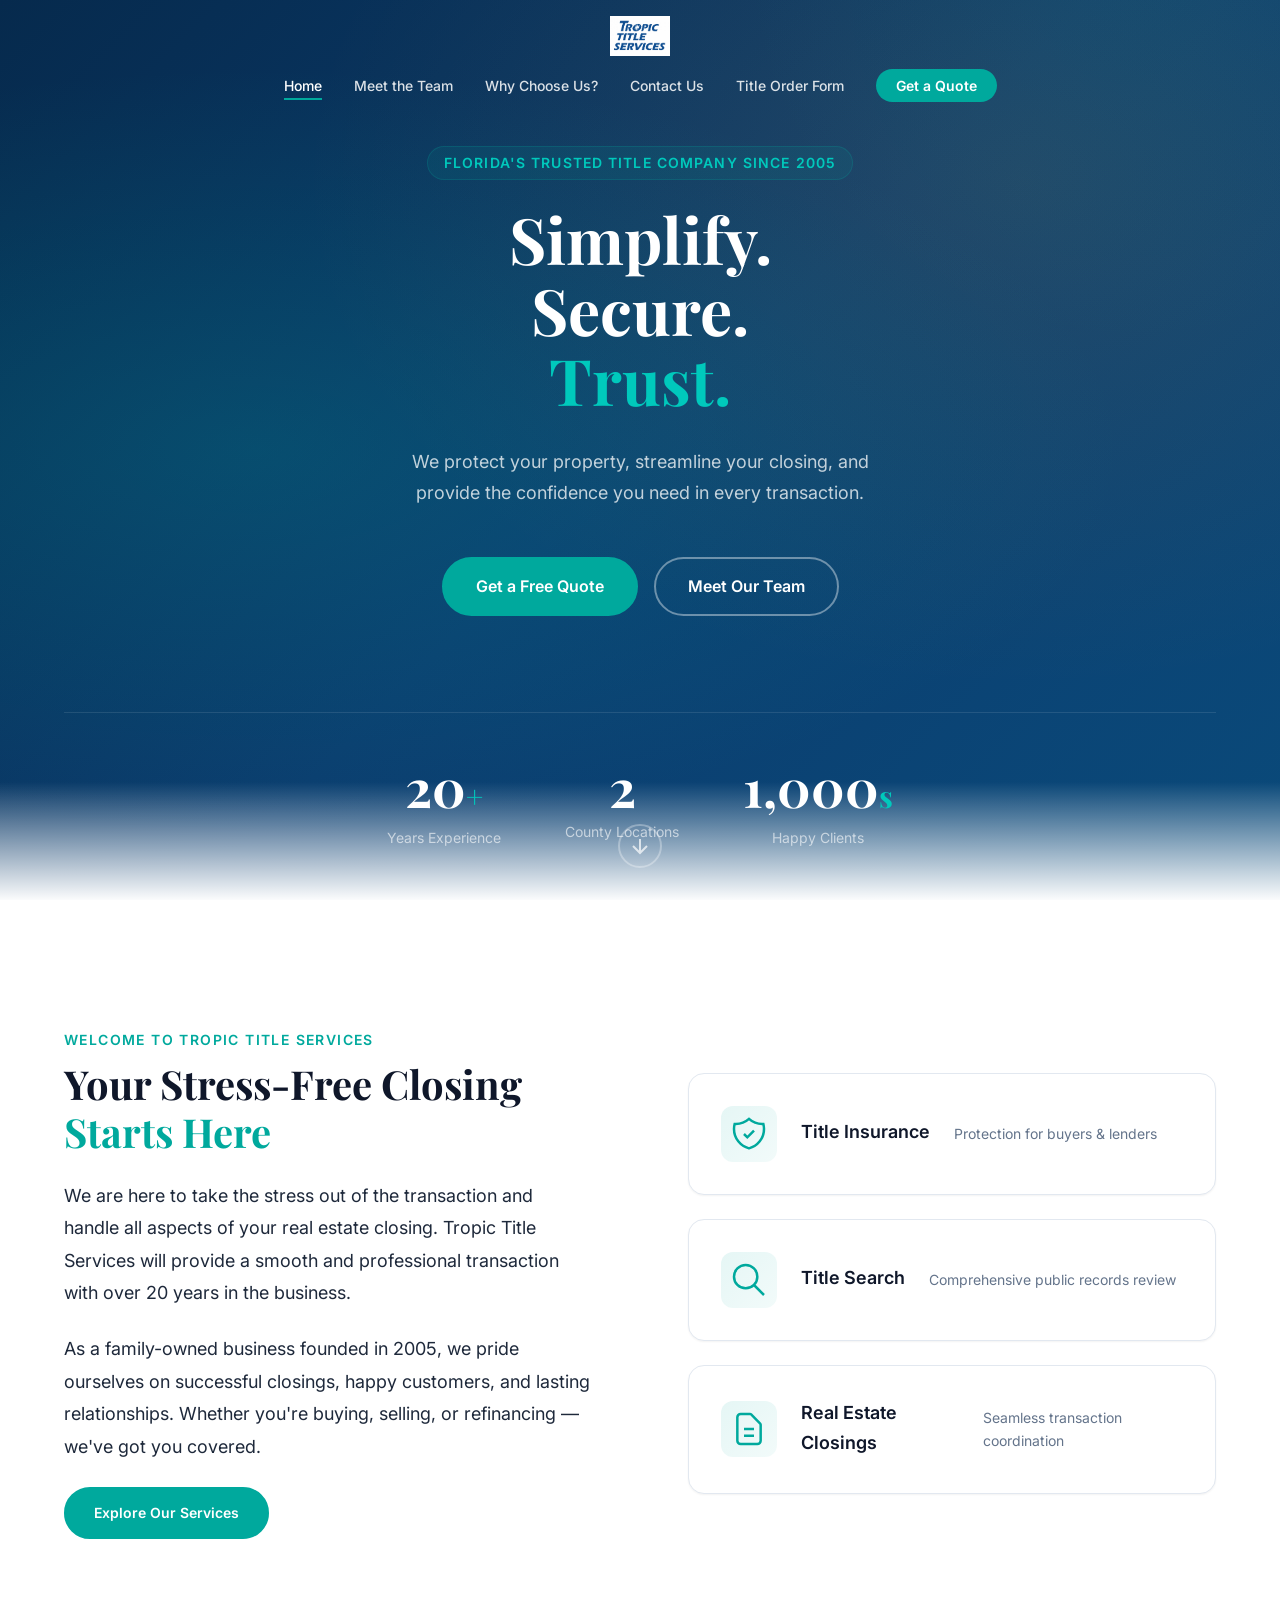
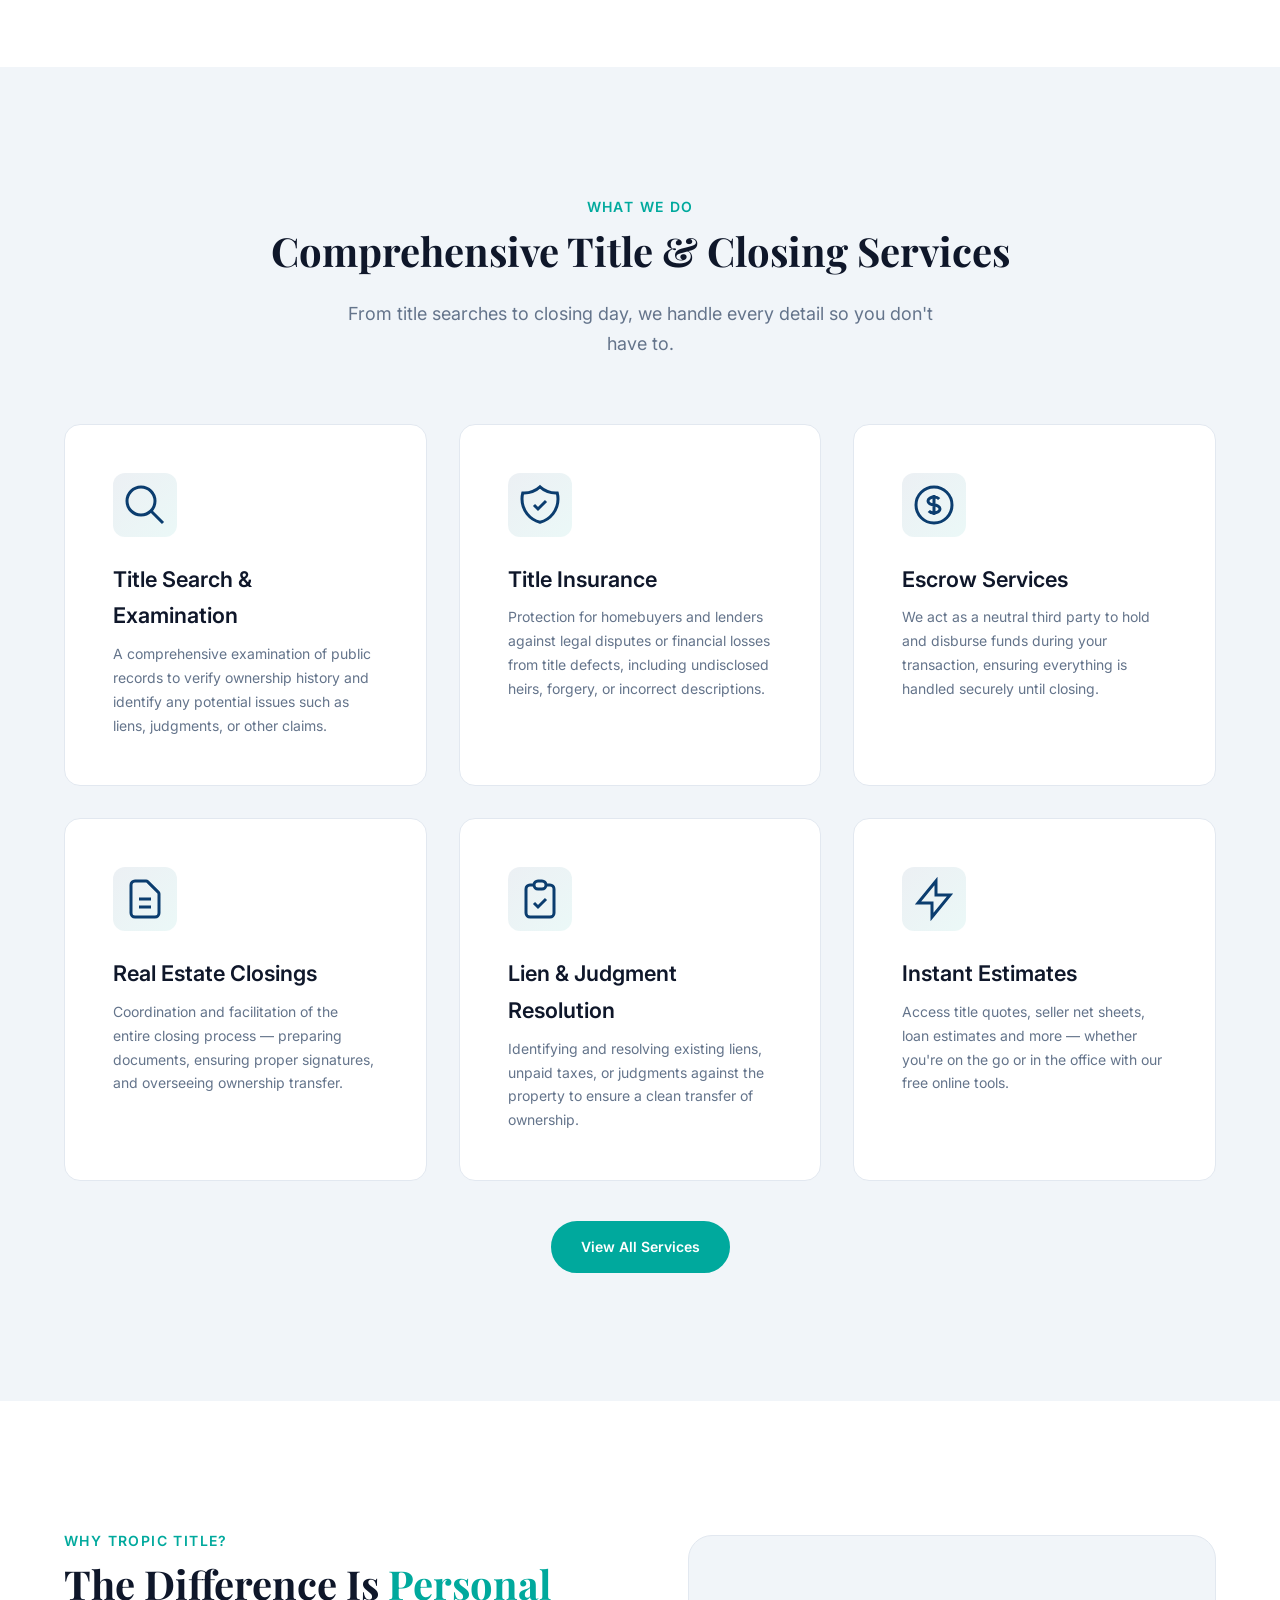
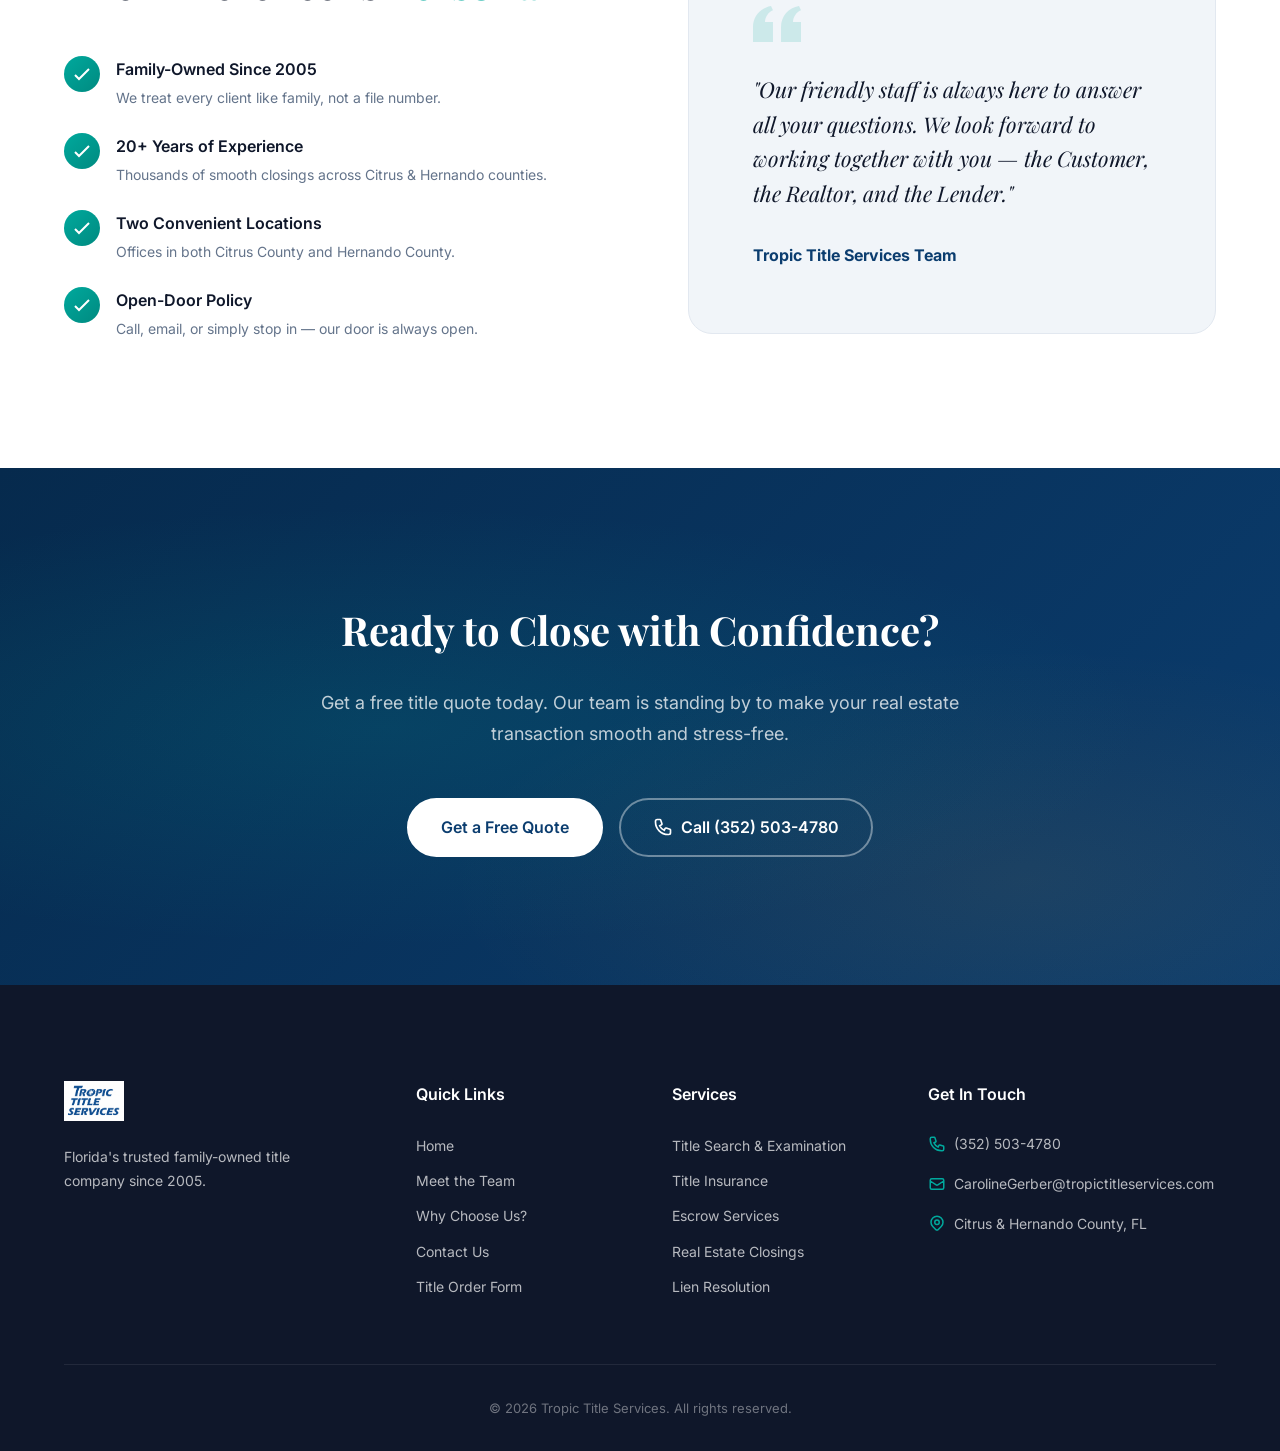
<file: index.html>
<!DOCTYPE html>
<html lang="en">
<head>
  <meta charset="UTF-8">
  <meta name="viewport" content="width=device-width, initial-scale=1.0">
  <title>Tropic Title Services | Simplify. Secure. Trust.</title>
  <meta name="description" content="Tropic Title Services — Florida's trusted family-owned title company since 2005. Title insurance, real estate closings, escrow services, and more. Over 20 years of experience.">
  <meta name="keywords" content="title company, title insurance, real estate closing, escrow services, Florida title, Citrus County, Hernando County, title search">
  <meta property="og:title" content="Tropic Title Services | Simplify. Secure. Trust.">
  <meta property="og:description" content="Florida's trusted family-owned title company since 2005. Title insurance, real estate closings, and escrow services.">
  <meta property="og:type" content="website">
  <link rel="preconnect" href="https://fonts.googleapis.com">
  <link rel="preconnect" href="https://fonts.gstatic.com" crossorigin>
  <link href="https://fonts.googleapis.com/css2?family=Inter:wght@300;400;500;600;700;800&family=Playfair+Display:wght@400;500;600;700&display=swap" rel="stylesheet">
  <link rel="stylesheet" href="assets/css/style.css?v=20260616-center">
  <link rel="icon" type="image/svg+xml" href="assets/img/favicon.svg">
  <script type="application/ld+json">
  {
    "@context": "https://schema.org",
    "@type": "LocalBusiness",
    "name": "Tropic Title Services",
    "description": "Florida's trusted family-owned title company since 2005. Title insurance, real estate closings, escrow services.",
    "foundingDate": "2005",
    "address": [
      {
        "@type": "PostalAddress",
        "addressRegion": "FL",
        "addressLocality": "Citrus County"
      },
      {
        "@type": "PostalAddress",
        "addressRegion": "FL",
        "addressLocality": "Hernando County"
      }
    ],
    "telephone": "352-503-4780",
    "url": "https://www.tropictitleservices.com"
  }
  </script>
</head>
<body>
  <!-- Navigation -->
  <nav class="nav" id="nav">
    <div class="nav__container">
      <a href="index.html" class="nav__logo">
        <img src="assets/img/logo.jpg" alt="Tropic Title Services" class="nav__logo-img">
      </a>
      <button class="nav__toggle" id="navToggle" aria-label="Toggle menu">
        <span></span><span></span><span></span>
      </button>
      <ul class="nav__menu" id="navMenu">
        <li><a href="index.html" class="nav__link active">Home</a></li>
        <li><a href="team.html" class="nav__link">Meet the Team</a></li>
        <li><a href="services.html" class="nav__link">Why Choose Us?</a></li>
        <li><a href="contact.html" class="nav__link">Contact Us</a></li>
        <li><a href="order.html" class="nav__link">Title Order Form</a></li>
        <li><a href="https://tropictitleservices.titlecapture.com/title-quote" target="_blank" rel="noopener" class="nav__cta">Get a Quote</a></li>
      </ul>
    </div>
  </nav>

  <!-- Hero Section -->
  <section class="hero" id="hero">
    <div class="hero__bg">
      <div class="hero__gradient"></div>
    </div>
    <div class="hero__container">
      <div class="hero__content reveal">
        <p class="hero__eyebrow">Florida's Trusted Title Company Since 2005</p>
        <h1 class="hero__title">Simplify.<br>Secure.<br><span class="hero__title--accent">Trust.</span></h1>
        <p class="hero__subtitle">We protect your property, streamline your closing, and provide the confidence you need in every transaction.</p>
        <div class="hero__actions">
          <a href="https://tropictitleservices.titlecapture.com/title-quote" target="_blank" rel="noopener" class="btn btn--primary btn--lg">Get a Free Quote</a>
          <a href="team.html" class="btn btn--outline btn--lg">Meet Our Team</a>
        </div>
      </div>
      <div class="hero__stats reveal reveal--delay-1">
        <div class="hero__stat">
          <span class="hero__stat-number" data-count="20">0</span><span class="hero__stat-plus">+</span>
          <span class="hero__stat-label">Years Experience</span>
        </div>
        <div class="hero__stat">
          <span class="hero__stat-number" data-count="2">0</span>
          <span class="hero__stat-label">County Locations</span>
        </div>
        <div class="hero__stat">
          <span class="hero__stat-number" data-count="1000">0</span><span class="hero__stat-plus">s</span>
          <span class="hero__stat-label">Happy Clients</span>
        </div>
      </div>
    </div>
    <div class="hero__scroll">
      <a href="#welcome" class="hero__scroll-btn" aria-label="Scroll down">
        <svg width="24" height="24" viewBox="0 0 24 24" fill="none" stroke="currentColor" stroke-width="2"><path d="M12 5v14M19 12l-7 7-7-7"/></svg>
      </a>
    </div>
  </section>

  <!-- Welcome Section -->
  <section class="welcome" id="welcome">
    <div class="container">
      <div class="welcome__grid">
        <div class="welcome__text reveal">
          <p class="section-eyebrow">Welcome to Tropic Title Services</p>
          <h2 class="section-title">Your Stress-Free Closing <span class="text-accent">Starts Here</span></h2>
          <p class="welcome__desc">We are here to take the stress out of the transaction and handle all aspects of your real estate closing. Tropic Title Services will provide a smooth and professional transaction with over 20 years in the business.</p>
          <p class="welcome__desc">As a family-owned business founded in 2005, we pride ourselves on successful closings, happy customers, and lasting relationships. Whether you're buying, selling, or refinancing — we've got you covered.</p>
          <a href="services.html" class="btn btn--primary">Explore Our Services</a>
        </div>
        <div class="welcome__visual reveal reveal--delay-1">
          <div class="welcome__card-stack">
            <div class="welcome__card welcome__card--1">
              <div class="welcome__card-icon">
                <svg width="40" height="40" viewBox="0 0 24 24" fill="none" stroke="currentColor" stroke-width="1.5"><path d="M9 12l2 2 4-4m5.618-4.016A11.955 11.955 0 0112 2.944a11.955 11.955 0 01-8.618 3.04A12.02 12.02 0 003 9c0 5.591 3.824 10.29 9 11.622 5.176-1.332 9-6.03 9-11.622 0-1.042-.133-2.052-.382-3.016z"/></svg>
              </div>
              <h3>Title Insurance</h3>
              <p>Protection for buyers &amp; lenders</p>
            </div>
            <div class="welcome__card welcome__card--2">
              <div class="welcome__card-icon">
                <svg width="40" height="40" viewBox="0 0 24 24" fill="none" stroke="currentColor" stroke-width="1.5"><path d="M21 21l-6-6m2-5a7 7 0 11-14 0 7 7 0 0114 0z"/></svg>
              </div>
              <h3>Title Search</h3>
              <p>Comprehensive public records review</p>
            </div>
            <div class="welcome__card welcome__card--3">
              <div class="welcome__card-icon">
                <svg width="40" height="40" viewBox="0 0 24 24" fill="none" stroke="currentColor" stroke-width="1.5"><path d="M9 12h6m-6 4h6m2 5H7a2 2 0 01-2-2V5a2 2 0 012-2h5.586a1 1 0 01.707.293l5.414 5.414a1 1 0 01.293.707V19a2 2 0 01-2 2z"/></svg>
              </div>
              <h3>Real Estate Closings</h3>
              <p>Seamless transaction coordination</p>
            </div>
          </div>
        </div>
      </div>
    </div>
  </section>

  <!-- Services Preview -->
  <section class="services-preview">
    <div class="container">
      <div class="text-center reveal">
        <p class="section-eyebrow">What We Do</p>
        <h2 class="section-title">Comprehensive Title &amp; Closing Services</h2>
        <p class="section-desc">From title searches to closing day, we handle every detail so you don't have to.</p>
      </div>
      <div class="services-preview__grid">
        <div class="service-card reveal">
          <div class="service-card__icon">
            <svg width="48" height="48" viewBox="0 0 24 24" fill="none" stroke="currentColor" stroke-width="1.5"><path d="M21 21l-6-6m2-5a7 7 0 11-14 0 7 7 0 0114 0z"/></svg>
          </div>
          <h3 class="service-card__title">Title Search &amp; Examination</h3>
          <p class="service-card__desc">A comprehensive examination of public records to verify ownership history and identify any potential issues such as liens, judgments, or other claims.</p>
        </div>
        <div class="service-card reveal reveal--delay-1">
          <div class="service-card__icon">
            <svg width="48" height="48" viewBox="0 0 24 24" fill="none" stroke="currentColor" stroke-width="1.5"><path d="M9 12l2 2 4-4m5.618-4.016A11.955 11.955 0 0112 2.944a11.955 11.955 0 01-8.618 3.04A12.02 12.02 0 003 9c0 5.591 3.824 10.29 9 11.622 5.176-1.332 9-6.03 9-11.622 0-1.042-.133-2.052-.382-3.016z"/></svg>
          </div>
          <h3 class="service-card__title">Title Insurance</h3>
          <p class="service-card__desc">Protection for homebuyers and lenders against legal disputes or financial losses from title defects, including undisclosed heirs, forgery, or incorrect descriptions.</p>
        </div>
        <div class="service-card reveal reveal--delay-2">
          <div class="service-card__icon">
            <svg width="48" height="48" viewBox="0 0 24 24" fill="none" stroke="currentColor" stroke-width="1.5"><path d="M12 8c-1.657 0-3 .895-3 2s1.343 2 3 2 3 .895 3 2-1.343 2-3 2m0-8c1.11 0 2.08.402 2.599 1M12 8V7m0 1v8m0 0v1m0-1c-1.11 0-2.08-.402-2.599-1M21 12a9 9 0 11-18 0 9 9 0 0118 0z"/></svg>
          </div>
          <h3 class="service-card__title">Escrow Services</h3>
          <p class="service-card__desc">We act as a neutral third party to hold and disburse funds during your transaction, ensuring everything is handled securely until closing.</p>
        </div>
        <div class="service-card reveal">
          <div class="service-card__icon">
            <svg width="48" height="48" viewBox="0 0 24 24" fill="none" stroke="currentColor" stroke-width="1.5"><path d="M9 12h6m-6 4h6m2 5H7a2 2 0 01-2-2V5a2 2 0 012-2h5.586a1 1 0 01.707.293l5.414 5.414a1 1 0 01.293.707V19a2 2 0 01-2 2z"/></svg>
          </div>
          <h3 class="service-card__title">Real Estate Closings</h3>
          <p class="service-card__desc">Coordination and facilitation of the entire closing process — preparing documents, ensuring proper signatures, and overseeing ownership transfer.</p>
        </div>
        <div class="service-card reveal reveal--delay-1">
          <div class="service-card__icon">
            <svg width="48" height="48" viewBox="0 0 24 24" fill="none" stroke="currentColor" stroke-width="1.5"><path d="M9 5H7a2 2 0 00-2 2v12a2 2 0 002 2h10a2 2 0 002-2V7a2 2 0 00-2-2h-2M9 5a2 2 0 002 2h2a2 2 0 002-2M9 5a2 2 0 012-2h2a2 2 0 012 2m-6 9l2 2 4-4"/></svg>
          </div>
          <h3 class="service-card__title">Lien &amp; Judgment Resolution</h3>
          <p class="service-card__desc">Identifying and resolving existing liens, unpaid taxes, or judgments against the property to ensure a clean transfer of ownership.</p>
        </div>
        <div class="service-card reveal reveal--delay-2">
          <div class="service-card__icon">
            <svg width="48" height="48" viewBox="0 0 24 24" fill="none" stroke="currentColor" stroke-width="1.5"><path d="M13 10V3L4 14h7v7l9-11h-7z"/></svg>
          </div>
          <h3 class="service-card__title">Instant Estimates</h3>
          <p class="service-card__desc">Access title quotes, seller net sheets, loan estimates and more — whether you're on the go or in the office with our free online tools.</p>
        </div>
      </div>
      <div class="text-center reveal" style="margin-top:2.5rem">
        <a href="services.html" class="btn btn--primary">View All Services</a>
      </div>
    </div>
  </section>

  <!-- Why Us Section -->
  <section class="why-us">
    <div class="container">
      <div class="why-us__grid">
        <div class="why-us__content reveal">
          <p class="section-eyebrow">Why Tropic Title?</p>
          <h2 class="section-title">The Difference Is <span class="text-accent">Personal</span></h2>
          <div class="why-us__features">
            <div class="why-us__feature">
              <div class="why-us__feature-icon">
                <svg width="24" height="24" viewBox="0 0 24 24" fill="none" stroke="currentColor" stroke-width="2"><path d="M5 13l4 4L19 7"/></svg>
              </div>
              <div>
                <h4>Family-Owned Since 2005</h4>
                <p>We treat every client like family, not a file number.</p>
              </div>
            </div>
            <div class="why-us__feature">
              <div class="why-us__feature-icon">
                <svg width="24" height="24" viewBox="0 0 24 24" fill="none" stroke="currentColor" stroke-width="2"><path d="M5 13l4 4L19 7"/></svg>
              </div>
              <div>
                <h4>20+ Years of Experience</h4>
                <p>Thousands of smooth closings across Citrus &amp; Hernando counties.</p>
              </div>
            </div>
            <div class="why-us__feature">
              <div class="why-us__feature-icon">
                <svg width="24" height="24" viewBox="0 0 24 24" fill="none" stroke="currentColor" stroke-width="2"><path d="M5 13l4 4L19 7"/></svg>
              </div>
              <div>
                <h4>Two Convenient Locations</h4>
                <p>Offices in both Citrus County and Hernando County.</p>
              </div>
            </div>
            <div class="why-us__feature">
              <div class="why-us__feature-icon">
                <svg width="24" height="24" viewBox="0 0 24 24" fill="none" stroke="currentColor" stroke-width="2"><path d="M5 13l4 4L19 7"/></svg>
              </div>
              <div>
                <h4>Open-Door Policy</h4>
                <p>Call, email, or simply stop in — our door is always open.</p>
              </div>
            </div>
          </div>
        </div>
        <div class="why-us__visual reveal reveal--delay-1">
          <div class="why-us__testimonial">
            <div class="why-us__quote-icon">
              <svg width="48" height="48" viewBox="0 0 24 24" fill="currentColor" opacity="0.15"><path d="M14.017 21v-7.391c0-5.704 3.731-9.57 8.983-10.609l.995 2.151c-2.432.917-3.995 3.638-3.995 5.849h4v10h-9.983zm-14.017 0v-7.391c0-5.704 3.748-9.57 9-10.609l.996 2.151c-2.433.917-3.996 3.638-3.996 5.849h3.983v10h-9.983z"/></svg>
            </div>
            <p class="why-us__quote">"Our friendly staff is always here to answer all your questions. We look forward to working together with you — the Customer, the Realtor, and the Lender."</p>
            <div class="why-us__author">
              <strong>Tropic Title Services Team</strong>
            </div>
          </div>
        </div>
      </div>
    </div>
  </section>

  <!-- CTA Section -->
  <section class="cta">
    <div class="container">
      <div class="cta__inner reveal">
        <h2 class="cta__title">Ready to Close with Confidence?</h2>
        <p class="cta__desc">Get a free title quote today. Our team is standing by to make your real estate transaction smooth and stress-free.</p>
        <div class="cta__actions">
          <a href="https://tropictitleservices.titlecapture.com/title-quote" target="_blank" rel="noopener" class="btn btn--white btn--lg">Get a Free Quote</a>
          <a href="tel:352-503-4780" class="btn btn--outline-white btn--lg">
            <svg width="20" height="20" viewBox="0 0 24 24" fill="none" stroke="currentColor" stroke-width="2"><path d="M3 5a2 2 0 012-2h3.28a1 1 0 01.948.684l1.498 4.493a1 1 0 01-.502 1.21l-2.257 1.13a11.042 11.042 0 005.516 5.516l1.13-2.257a1 1 0 011.21-.502l4.493 1.498a1 1 0 01.684.949V19a2 2 0 01-2 2h-1C9.716 21 3 14.284 3 6V5z"/></svg>
            Call (352) 503-4780
          </a>
        </div>
      </div>
    </div>
  </section>

  <!-- Footer -->
  <footer class="footer">
    <div class="container">
      <div class="footer__grid">
        <div class="footer__brand">
          <a href="index.html" class="footer__logo">
            <img src="assets/img/logo.jpg" alt="Tropic Title Services" class="nav__logo-img">
          </a>
          <p class="footer__tagline">Florida's trusted family-owned title company since 2005.</p>
        </div>
        <div class="footer__links">
          <h4>Quick Links</h4>
          <ul>
            <li><a href="index.html">Home</a></li>
            <li><a href="team.html">Meet the Team</a></li>
            <li><a href="services.html">Why Choose Us?</a></li>
            <li><a href="contact.html">Contact Us</a></li>
            <li><a href="order.html">Title Order Form</a></li>
          </ul>
        </div>
        <div class="footer__links">
          <h4>Services</h4>
          <ul>
            <li><a href="services.html">Title Search &amp; Examination</a></li>
            <li><a href="services.html">Title Insurance</a></li>
            <li><a href="services.html">Escrow Services</a></li>
            <li><a href="services.html">Real Estate Closings</a></li>
            <li><a href="services.html">Lien Resolution</a></li>
          </ul>
        </div>
        <div class="footer__contact">
          <h4>Get In Touch</h4>
          <div class="footer__contact-item">
            <svg width="18" height="18" viewBox="0 0 24 24" fill="none" stroke="currentColor" stroke-width="2"><path d="M3 5a2 2 0 012-2h3.28a1 1 0 01.948.684l1.498 4.493a1 1 0 01-.502 1.21l-2.257 1.13a11.042 11.042 0 005.516 5.516l1.13-2.257a1 1 0 011.21-.502l4.493 1.498a1 1 0 01.684.949V19a2 2 0 01-2 2h-1C9.716 21 3 14.284 3 6V5z"/></svg>
            <a href="tel:352-503-4780">(352) 503-4780</a>
          </div>
          <div class="footer__contact-item">
            <svg width="18" height="18" viewBox="0 0 24 24" fill="none" stroke="currentColor" stroke-width="2"><path d="M3 8l7.89 5.26a2 2 0 002.22 0L21 8M5 19h14a2 2 0 002-2V7a2 2 0 00-2-2H5a2 2 0 00-2 2v10a2 2 0 002 2z"/></svg>
            <a href="mailto:CarolineGerber@tropictitleservices.com">CarolineGerber@tropictitleservices.com</a>
          </div>
          <div class="footer__contact-item">
            <svg width="18" height="18" viewBox="0 0 24 24" fill="none" stroke="currentColor" stroke-width="2"><path d="M17.657 16.657L13.414 20.9a1.998 1.998 0 01-2.827 0l-4.244-4.243a8 8 0 1111.314 0z"/><path d="M15 11a3 3 0 11-6 0 3 3 0 016 0z"/></svg>
            <span>Citrus &amp; Hernando County, FL</span>
          </div>
        </div>
      </div>
      <div class="footer__bottom">
        <p>&copy; <span id="currentYear"></span> Tropic Title Services. All rights reserved.</p>
      </div>
    </div>
  </footer>

  <script src="assets/js/main.js"></script>
</body>
</html>
</file>
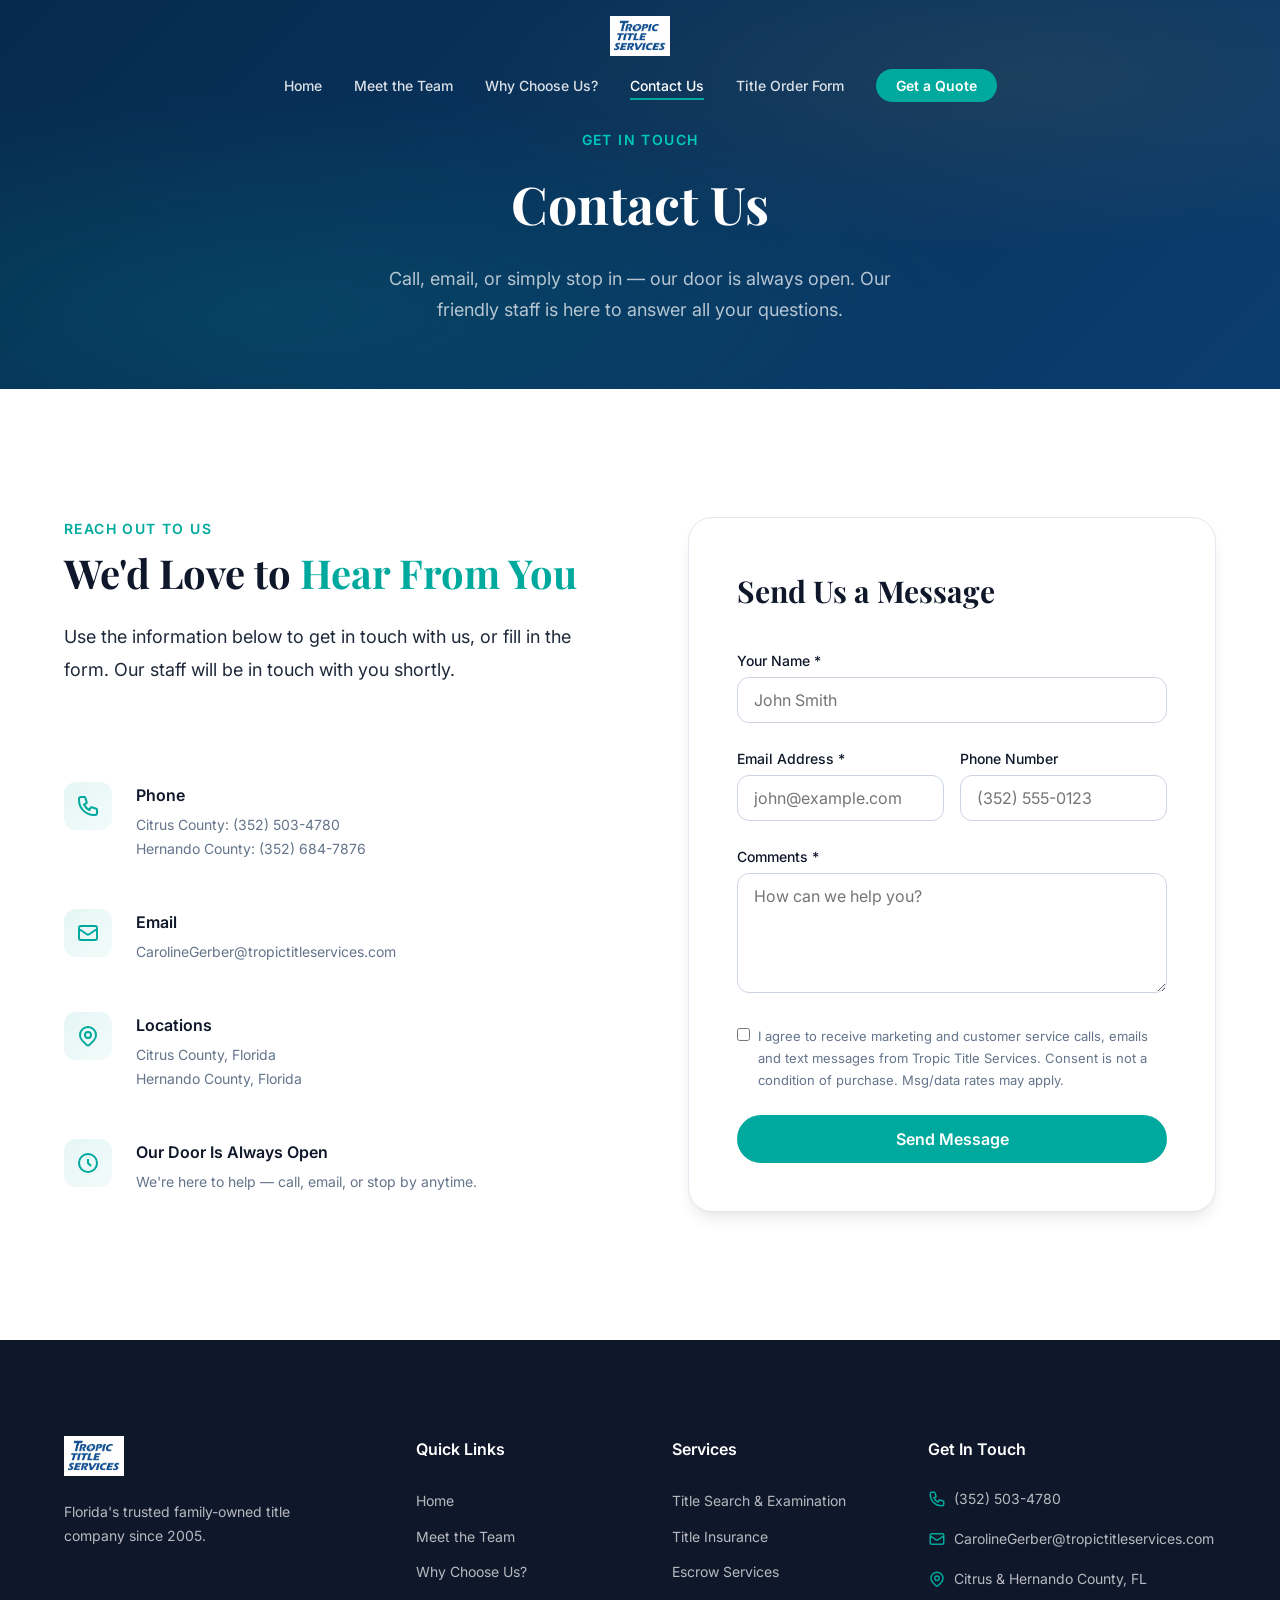
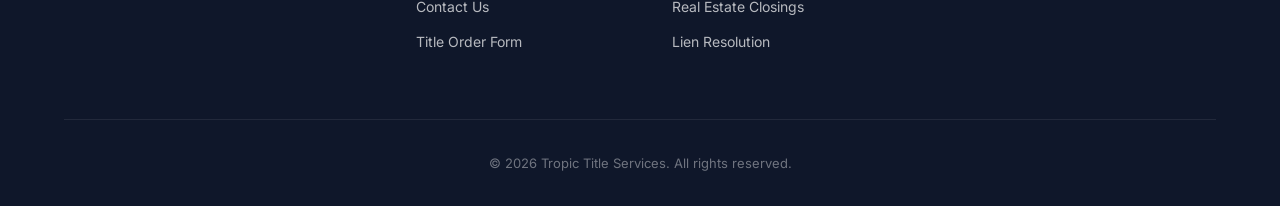
<file: contact.html>
<!DOCTYPE html>
<html lang="en">
<head>
  <meta charset="UTF-8">
  <meta name="viewport" content="width=device-width, initial-scale=1.0">
  <title>Contact Us | Tropic Title Services</title>
  <meta name="description" content="Contact Tropic Title Services for title insurance, real estate closings, and escrow services in Citrus and Hernando County, Florida.">
  <link rel="preconnect" href="https://fonts.googleapis.com">
  <link rel="preconnect" href="https://fonts.gstatic.com" crossorigin>
  <link href="https://fonts.googleapis.com/css2?family=Inter:wght@300;400;500;600;700;800&family=Playfair+Display:wght@400;500;600;700&display=swap" rel="stylesheet">
  <link rel="stylesheet" href="assets/css/style.css?v=20260616-center">
  <link rel="icon" type="image/svg+xml" href="assets/img/favicon.svg">
</head>
<body>
  <!-- Navigation -->
  <nav class="nav nav--scrolled" id="nav">
    <div class="nav__container">
      <a href="index.html" class="nav__logo">
        <img src="assets/img/logo.jpg" alt="Tropic Title Services" class="nav__logo-img">
      </a>
      <button class="nav__toggle" id="navToggle" aria-label="Toggle menu">
        <span></span><span></span><span></span>
      </button>
      <ul class="nav__menu" id="navMenu">
        <li><a href="index.html" class="nav__link">Home</a></li>
        <li><a href="team.html" class="nav__link">Meet the Team</a></li>
        <li><a href="services.html" class="nav__link">Why Choose Us?</a></li>
        <li><a href="contact.html" class="nav__link active">Contact Us</a></li>
        <li><a href="order.html" class="nav__link">Title Order Form</a></li>
        <li><a href="https://tropictitleservices.titlecapture.com/title-quote" target="_blank" rel="noopener" class="nav__cta">Get a Quote</a></li>
      </ul>
    </div>
  </nav>

  <!-- Page Hero -->
  <section class="page-hero">
    <div class="page-hero__content">
      <p class="page-hero__eyebrow">Get in Touch</p>
      <h1 class="page-hero__title">Contact Us</h1>
      <p class="page-hero__subtitle">Call, email, or simply stop in — our door is always open. Our friendly staff is here to answer all your questions.</p>
    </div>
  </section>

  <!-- Contact Section -->
  <section class="contact-section" id="quote">
    <div class="container">
      <div class="contact-section__grid">
        <!-- Contact Info -->
        <div class="contact-info reveal">
          <div>
            <p class="section-eyebrow">Reach Out to Us</p>
            <h2 class="section-title">We'd Love to <span class="text-accent">Hear From You</span></h2>
            <p style="font-size:var(--text-lg); color:var(--color-text); line-height:1.8; margin-bottom:var(--space-2xl);">Use the information below to get in touch with us, or fill in the form. Our staff will be in touch with you shortly.</p>
          </div>

          <div class="contact-info__item">
            <div class="contact-info__icon">
              <svg width="24" height="24" viewBox="0 0 24 24" fill="none" stroke="currentColor" stroke-width="2"><path d="M3 5a2 2 0 012-2h3.28a1 1 0 01.948.684l1.498 4.493a1 1 0 01-.502 1.21l-2.257 1.13a11.042 11.042 0 005.516 5.516l1.13-2.257a1 1 0 011.21-.502l4.493 1.498a1 1 0 01.684.949V19a2 2 0 01-2 2h-1C9.716 21 3 14.284 3 6V5z"/></svg>
            </div>
            <div class="contact-info__text">
              <h4>Phone</h4>
              <p><a href="tel:352-503-4780">Citrus County: (352) 503-4780</a></p>
              <p><a href="tel:352-684-7876">Hernando County: (352) 684-7876</a></p>
            </div>
          </div>

          <div class="contact-info__item">
            <div class="contact-info__icon">
              <svg width="24" height="24" viewBox="0 0 24 24" fill="none" stroke="currentColor" stroke-width="2"><path d="M3 8l7.89 5.26a2 2 0 002.22 0L21 8M5 19h14a2 2 0 002-2V7a2 2 0 00-2-2H5a2 2 0 00-2 2v10a2 2 0 002 2z"/></svg>
            </div>
            <div class="contact-info__text">
              <h4>Email</h4>
              <p><a href="mailto:CarolineGerber@tropictitleservices.com">CarolineGerber@tropictitleservices.com</a></p>
            </div>
          </div>

          <div class="contact-info__item">
            <div class="contact-info__icon">
              <svg width="24" height="24" viewBox="0 0 24 24" fill="none" stroke="currentColor" stroke-width="2"><path d="M17.657 16.657L13.414 20.9a1.998 1.998 0 01-2.827 0l-4.244-4.243a8 8 0 1111.314 0z"/><path d="M15 11a3 3 0 11-6 0 3 3 0 016 0z"/></svg>
            </div>
            <div class="contact-info__text">
              <h4>Locations</h4>
              <p>Citrus County, Florida</p>
              <p>Hernando County, Florida</p>
            </div>
          </div>

          <div class="contact-info__item">
            <div class="contact-info__icon">
              <svg width="24" height="24" viewBox="0 0 24 24" fill="none" stroke="currentColor" stroke-width="2"><path d="M12 8v4l3 3m6-3a9 9 0 11-18 0 9 9 0 0118 0z"/></svg>
            </div>
            <div class="contact-info__text">
              <h4>Our Door Is Always Open</h4>
              <p>We're here to help — call, email, or stop by anytime.</p>
            </div>
          </div>
        </div>

        <!-- Contact Form -->
        <div class="reveal reveal--delay-1">
          <form class="form" id="contactForm">
            <h3 class="form__title">Send Us a Message</h3>
            <div class="form__group">
              <label class="form__label" for="name">Your Name *</label>
              <input class="form__input" type="text" id="name" name="name" required placeholder="John Smith">
            </div>
            <div class="form__row">
              <div class="form__group">
                <label class="form__label" for="email">Email Address *</label>
                <input class="form__input" type="email" id="email" name="email" required placeholder="john@example.com">
              </div>
              <div class="form__group">
                <label class="form__label" for="phone">Phone Number</label>
                <input class="form__input" type="tel" id="phone" name="phone" placeholder="(352) 555-0123">
              </div>
            </div>
            <div class="form__group">
              <label class="form__label" for="comments">Comments *</label>
              <textarea class="form__textarea" id="comments" name="comments" required placeholder="How can we help you?"></textarea>
            </div>
            <div class="form__checkbox">
              <input type="checkbox" id="consent" name="consent">
              <label for="consent">I agree to receive marketing and customer service calls, emails and text messages from Tropic Title Services. Consent is not a condition of purchase. Msg/data rates may apply.</label>
            </div>
            <button type="submit" class="form__submit">Send Message</button>
          </form>
        </div>
      </div>
    </div>
  </section>

  <!-- Footer -->
  <footer class="footer">
    <div class="container">
      <div class="footer__grid">
        <div class="footer__brand">
          <a href="index.html" class="footer__logo">
            <img src="assets/img/logo.jpg" alt="Tropic Title Services" class="nav__logo-img">
          </a>
          <p class="footer__tagline">Florida's trusted family-owned title company since 2005.</p>
        </div>
        <div class="footer__links">
          <h4>Quick Links</h4>
          <ul>
            <li><a href="index.html">Home</a></li>
            <li><a href="team.html">Meet the Team</a></li>
            <li><a href="services.html">Why Choose Us?</a></li>
            <li><a href="contact.html">Contact Us</a></li>
            <li><a href="order.html">Title Order Form</a></li>
          </ul>
        </div>
        <div class="footer__links">
          <h4>Services</h4>
          <ul>
            <li><a href="services.html">Title Search &amp; Examination</a></li>
            <li><a href="services.html">Title Insurance</a></li>
            <li><a href="services.html">Escrow Services</a></li>
            <li><a href="services.html">Real Estate Closings</a></li>
            <li><a href="services.html">Lien Resolution</a></li>
          </ul>
        </div>
        <div class="footer__contact">
          <h4>Get In Touch</h4>
          <div class="footer__contact-item">
            <svg width="18" height="18" viewBox="0 0 24 24" fill="none" stroke="currentColor" stroke-width="2"><path d="M3 5a2 2 0 012-2h3.28a1 1 0 01.948.684l1.498 4.493a1 1 0 01-.502 1.21l-2.257 1.13a11.042 11.042 0 005.516 5.516l1.13-2.257a1 1 0 011.21-.502l4.493 1.498a1 1 0 01.684.949V19a2 2 0 01-2 2h-1C9.716 21 3 14.284 3 6V5z"/></svg>
            <a href="tel:352-503-4780">(352) 503-4780</a>
          </div>
          <div class="footer__contact-item">
            <svg width="18" height="18" viewBox="0 0 24 24" fill="none" stroke="currentColor" stroke-width="2"><path d="M3 8l7.89 5.26a2 2 0 002.22 0L21 8M5 19h14a2 2 0 002-2V7a2 2 0 00-2-2H5a2 2 0 00-2 2v10a2 2 0 002 2z"/></svg>
            <a href="mailto:CarolineGerber@tropictitleservices.com">CarolineGerber@tropictitleservices.com</a>
          </div>
          <div class="footer__contact-item">
            <svg width="18" height="18" viewBox="0 0 24 24" fill="none" stroke="currentColor" stroke-width="2"><path d="M17.657 16.657L13.414 20.9a1.998 1.998 0 01-2.827 0l-4.244-4.243a8 8 0 1111.314 0z"/><path d="M15 11a3 3 0 11-6 0 3 3 0 016 0z"/></svg>
            <span>Citrus &amp; Hernando County, FL</span>
          </div>
        </div>
      </div>
      <div class="footer__bottom">
        <p>&copy; <span id="currentYear"></span> Tropic Title Services. All rights reserved.</p>
      </div>
    </div>
  </footer>
  <script src="assets/js/main.js"></script>
</body>
</html>
</file>
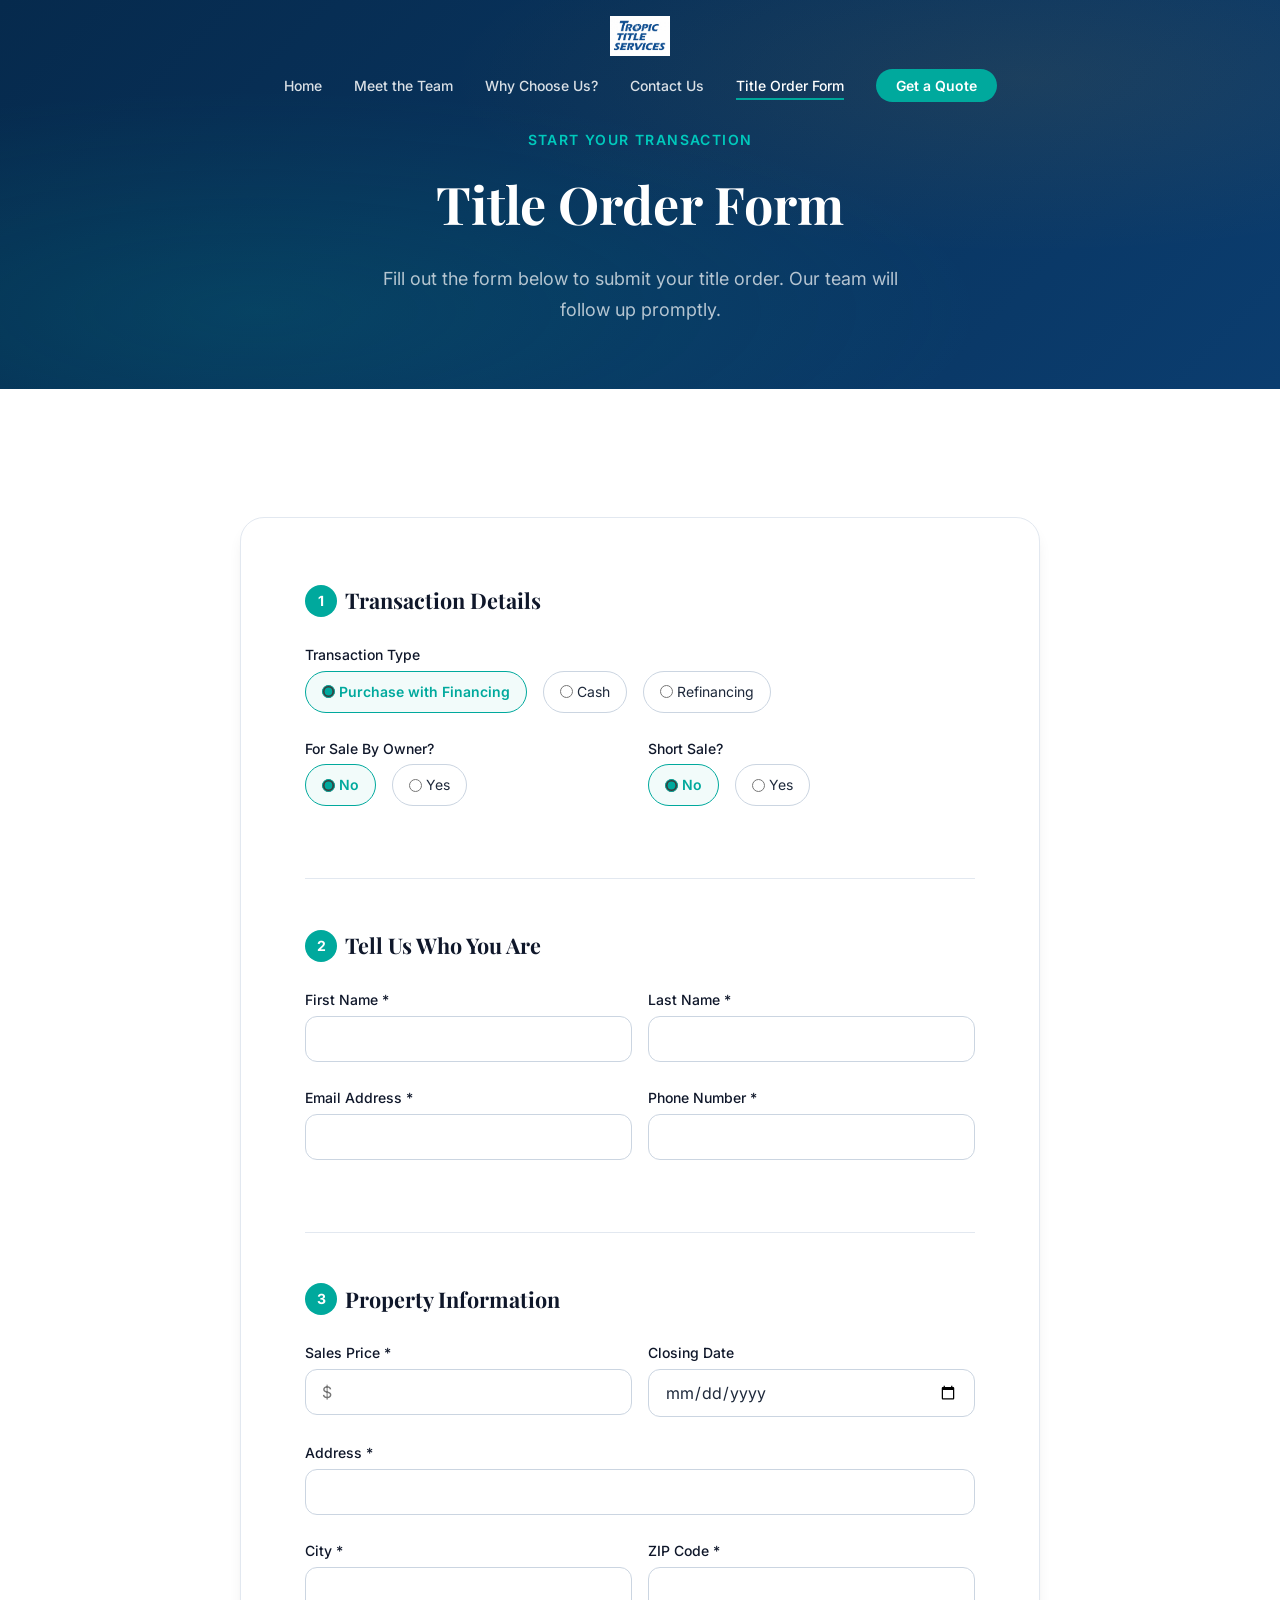
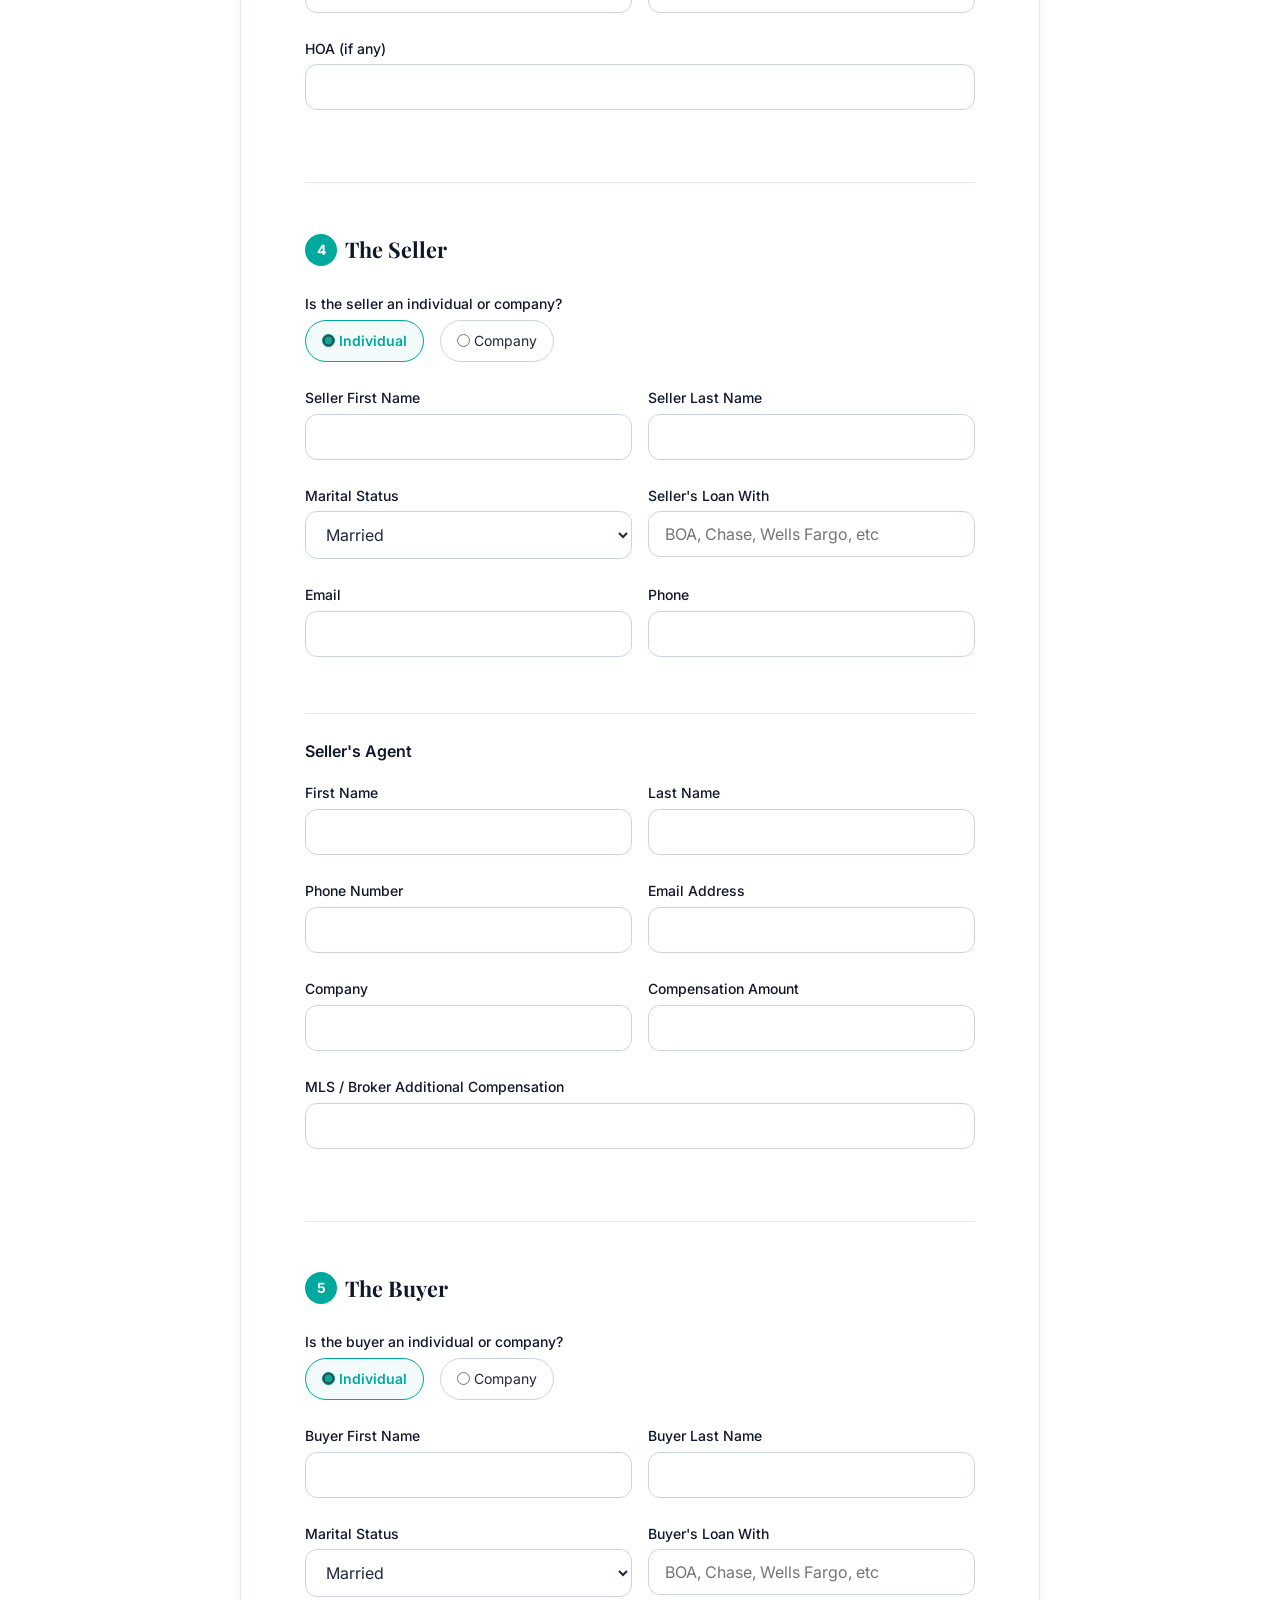
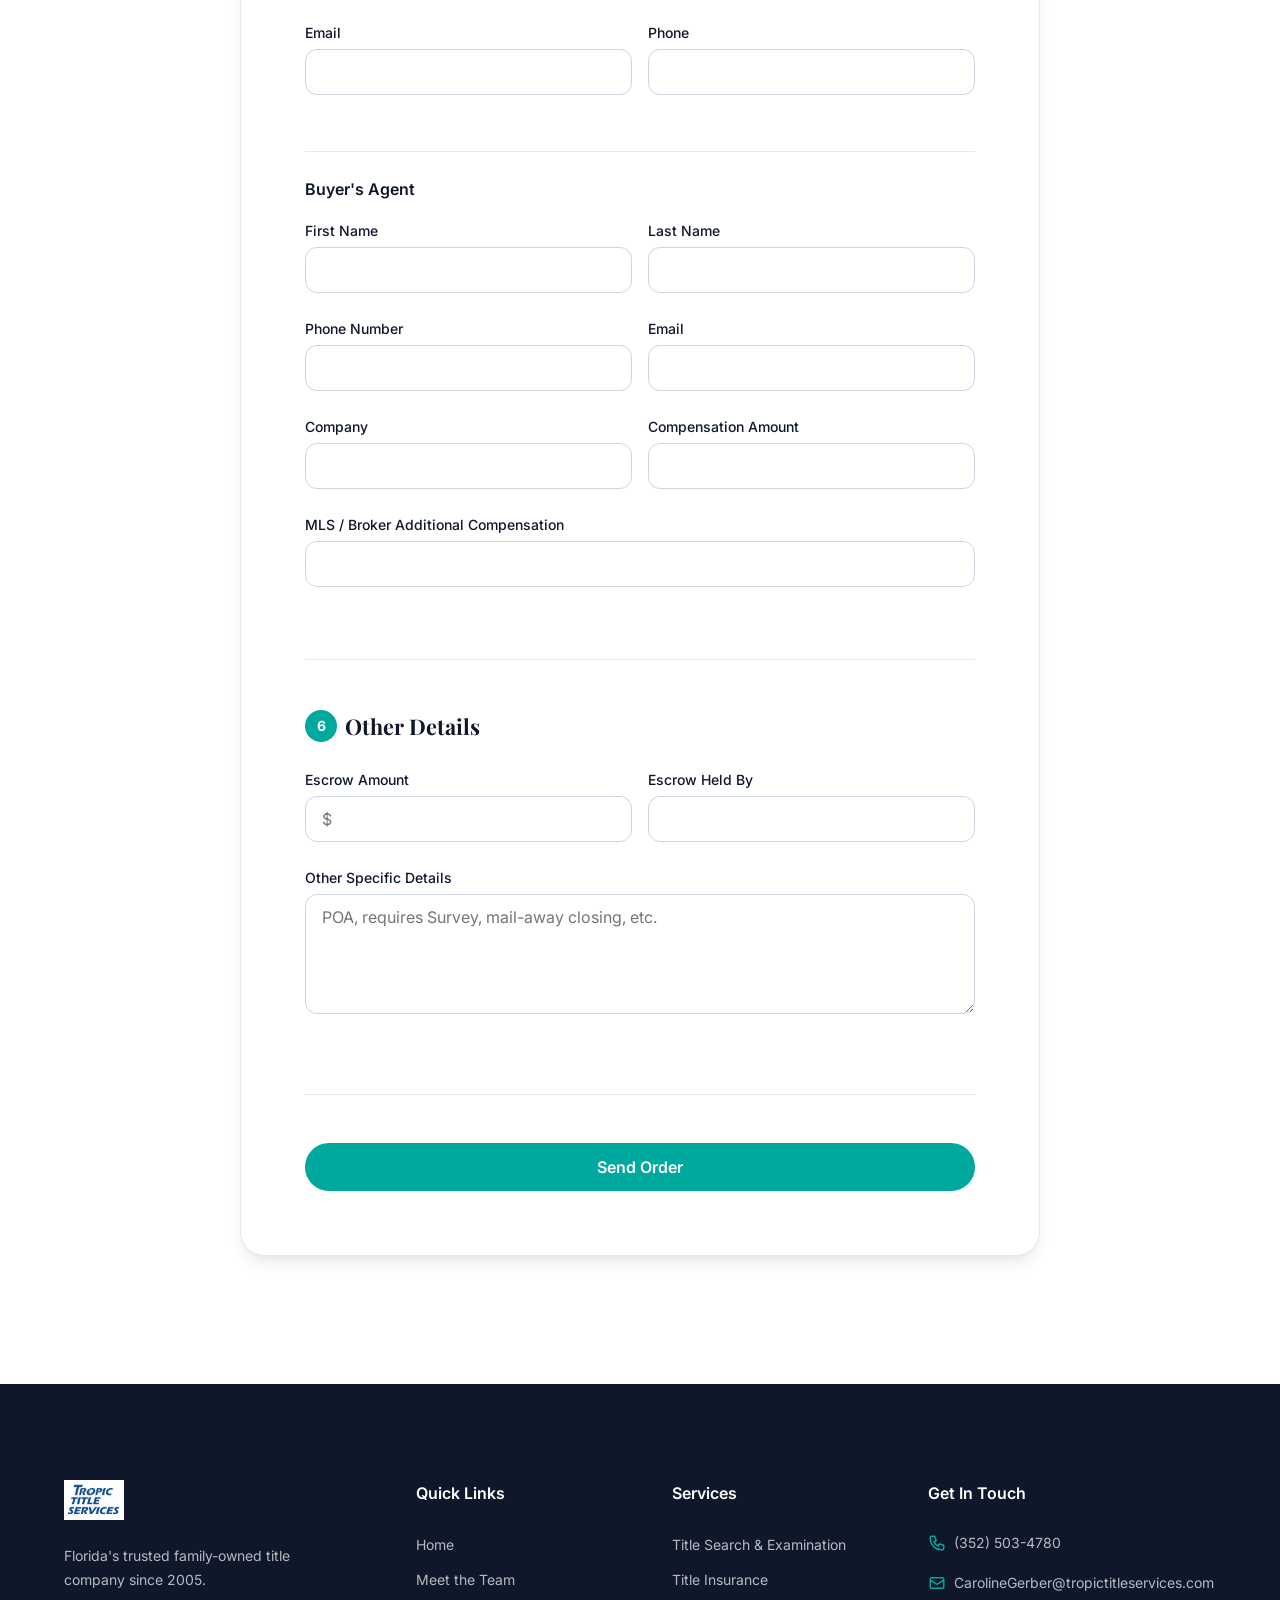
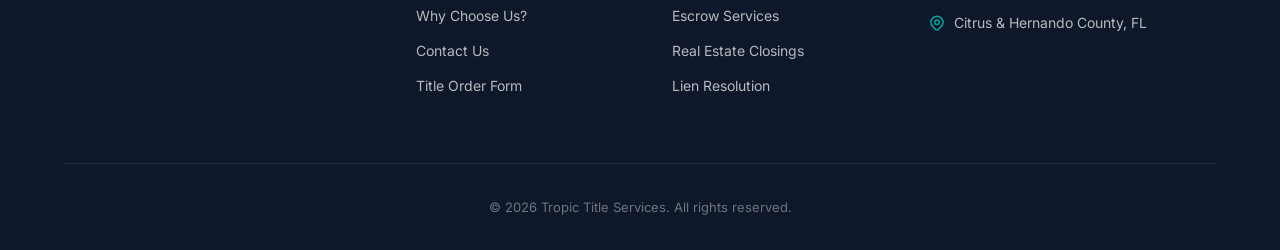
<file: order.html>
<!DOCTYPE html>
<html lang="en">
<head>
  <meta charset="UTF-8">
  <meta name="viewport" content="width=device-width, initial-scale=1.0">
  <title>Title Order Form | Tropic Title Services</title>
  <meta name="description" content="Submit a title order with Tropic Title Services. Serving Citrus and Hernando County, Florida with professional real estate closing services.">
  <link rel="preconnect" href="https://fonts.googleapis.com">
  <link rel="preconnect" href="https://fonts.gstatic.com" crossorigin>
  <link href="https://fonts.googleapis.com/css2?family=Inter:wght@300;400;500;600;700;800&family=Playfair+Display:wght@400;500;600;700&display=swap" rel="stylesheet">
  <link rel="stylesheet" href="assets/css/style.css?v=20260616-center">
  <link rel="icon" type="image/svg+xml" href="assets/img/favicon.svg">
</head>
<body>
  <!-- Navigation -->
  <nav class="nav nav--scrolled" id="nav">
    <div class="nav__container">
      <a href="index.html" class="nav__logo">
        <img src="assets/img/logo.jpg" alt="Tropic Title Services" class="nav__logo-img">
      </a>
      <button class="nav__toggle" id="navToggle" aria-label="Toggle menu">
        <span></span><span></span><span></span>
      </button>
      <ul class="nav__menu" id="navMenu">
        <li><a href="index.html" class="nav__link">Home</a></li>
        <li><a href="team.html" class="nav__link">Meet the Team</a></li>
        <li><a href="services.html" class="nav__link">Why Choose Us?</a></li>
        <li><a href="contact.html" class="nav__link">Contact Us</a></li>
        <li><a href="order.html" class="nav__link active">Title Order Form</a></li>
        <li><a href="https://tropictitleservices.titlecapture.com/title-quote" target="_blank" rel="noopener" class="nav__cta">Get a Quote</a></li>
      </ul>
    </div>
  </nav>

  <!-- Page Hero -->
  <section class="page-hero">
    <div class="page-hero__content">
      <p class="page-hero__eyebrow">Start Your Transaction</p>
      <h1 class="page-hero__title">Title Order Form</h1>
      <p class="page-hero__subtitle">Fill out the form below to submit your title order. Our team will follow up promptly.</p>
    </div>
  </section>

  <!-- Order Form -->
  <section class="order-section">
    <div class="container">
      <form class="order-form reveal" id="orderForm">

        <!-- Section 1: Transaction Details -->
        <div class="order-form__section">
          <h3 class="order-form__section-title">
            <span class="order-form__section-number">1</span>
            Transaction Details
          </h3>
          <div class="form__group">
            <label class="form__label">Transaction Type</label>
            <div class="form__radio-group">
              <label class="form__radio-label"><input type="radio" name="transactionType" value="purchase" checked> Purchase with Financing</label>
              <label class="form__radio-label"><input type="radio" name="transactionType" value="cash"> Cash</label>
              <label class="form__radio-label"><input type="radio" name="transactionType" value="refinancing"> Refinancing</label>
            </div>
          </div>
          <div class="form__row">
            <div class="form__group">
              <label class="form__label">For Sale By Owner?</label>
              <div class="form__radio-group">
                <label class="form__radio-label"><input type="radio" name="fsbo" value="no" checked> No</label>
                <label class="form__radio-label"><input type="radio" name="fsbo" value="yes"> Yes</label>
              </div>
            </div>
            <div class="form__group">
              <label class="form__label">Short Sale?</label>
              <div class="form__radio-group">
                <label class="form__radio-label"><input type="radio" name="shortSale" value="no" checked> No</label>
                <label class="form__radio-label"><input type="radio" name="shortSale" value="yes"> Yes</label>
              </div>
            </div>
          </div>
        </div>

        <!-- Section 2: Your Info -->
        <div class="order-form__section">
          <h3 class="order-form__section-title">
            <span class="order-form__section-number">2</span>
            Tell Us Who You Are
          </h3>
          <div class="form__row">
            <div class="form__group">
              <label class="form__label" for="yourFirstName">First Name *</label>
              <input class="form__input" type="text" id="yourFirstName" name="yourFirstName" required>
            </div>
            <div class="form__group">
              <label class="form__label" for="yourLastName">Last Name *</label>
              <input class="form__input" type="text" id="yourLastName" name="yourLastName" required>
            </div>
          </div>
          <div class="form__row">
            <div class="form__group">
              <label class="form__label" for="yourEmail">Email Address *</label>
              <input class="form__input" type="email" id="yourEmail" name="yourEmail" required>
            </div>
            <div class="form__group">
              <label class="form__label" for="yourPhone">Phone Number *</label>
              <input class="form__input" type="tel" id="yourPhone" name="yourPhone" required>
            </div>
          </div>
        </div>

        <!-- Section 3: Property Info -->
        <div class="order-form__section">
          <h3 class="order-form__section-title">
            <span class="order-form__section-number">3</span>
            Property Information
          </h3>
          <div class="form__row">
            <div class="form__group">
              <label class="form__label" for="salesPrice">Sales Price *</label>
              <input class="form__input" type="text" id="salesPrice" name="salesPrice" required placeholder="$">
            </div>
            <div class="form__group">
              <label class="form__label" for="closingDate">Closing Date</label>
              <input class="form__input" type="date" id="closingDate" name="closingDate">
            </div>
          </div>
          <div class="form__group">
            <label class="form__label" for="propAddress">Address *</label>
            <input class="form__input" type="text" id="propAddress" name="propAddress" required>
          </div>
          <div class="form__row">
            <div class="form__group">
              <label class="form__label" for="propCity">City *</label>
              <input class="form__input" type="text" id="propCity" name="propCity" required>
            </div>
            <div class="form__group">
              <label class="form__label" for="propZip">ZIP Code *</label>
              <input class="form__input" type="text" id="propZip" name="propZip" required>
            </div>
          </div>
          <div class="form__group">
            <label class="form__label" for="hoa">HOA (if any)</label>
            <input class="form__input" type="text" id="hoa" name="hoa">
          </div>
        </div>

        <!-- Section 4: Seller -->
        <div class="order-form__section">
          <h3 class="order-form__section-title">
            <span class="order-form__section-number">4</span>
            The Seller
          </h3>
          <div class="form__group">
            <label class="form__label">Is the seller an individual or company?</label>
            <div class="form__radio-group">
              <label class="form__radio-label"><input type="radio" name="sellerType" value="individual" checked> Individual</label>
              <label class="form__radio-label"><input type="radio" name="sellerType" value="company"> Company</label>
            </div>
          </div>
          <div class="form__row">
            <div class="form__group">
              <label class="form__label" for="sellerFirst">Seller First Name</label>
              <input class="form__input" type="text" id="sellerFirst" name="sellerFirst">
            </div>
            <div class="form__group">
              <label class="form__label" for="sellerLast">Seller Last Name</label>
              <input class="form__input" type="text" id="sellerLast" name="sellerLast">
            </div>
          </div>
          <div class="form__row">
            <div class="form__group">
              <label class="form__label" for="sellerMarital">Marital Status</label>
              <select class="form__select" id="sellerMarital" name="sellerMarital">
                <option value="married">Married</option>
                <option value="single">Single</option>
              </select>
            </div>
            <div class="form__group">
              <label class="form__label" for="sellerLoan">Seller's Loan With</label>
              <input class="form__input" type="text" id="sellerLoan" name="sellerLoan" placeholder="BOA, Chase, Wells Fargo, etc">
            </div>
          </div>
          <div class="form__row">
            <div class="form__group">
              <label class="form__label" for="sellerEmail">Email</label>
              <input class="form__input" type="email" id="sellerEmail" name="sellerEmail">
            </div>
            <div class="form__group">
              <label class="form__label" for="sellerPhone">Phone</label>
              <input class="form__input" type="tel" id="sellerPhone" name="sellerPhone">
            </div>
          </div>

          <!-- Seller's Agent -->
          <h4 style="font-size:var(--text-base); font-weight:600; color:var(--color-text-heading); margin:var(--space-xl) 0 var(--space-md); padding-top:var(--space-lg); border-top:1px solid var(--color-gray-100);">Seller's Agent</h4>
          <div class="form__row">
            <div class="form__group">
              <label class="form__label" for="sellerAgentFirst">First Name</label>
              <input class="form__input" type="text" id="sellerAgentFirst" name="sellerAgentFirst">
            </div>
            <div class="form__group">
              <label class="form__label" for="sellerAgentLast">Last Name</label>
              <input class="form__input" type="text" id="sellerAgentLast" name="sellerAgentLast">
            </div>
          </div>
          <div class="form__row">
            <div class="form__group">
              <label class="form__label" for="sellerAgentPhone">Phone Number</label>
              <input class="form__input" type="tel" id="sellerAgentPhone" name="sellerAgentPhone">
            </div>
            <div class="form__group">
              <label class="form__label" for="sellerAgentEmail">Email Address</label>
              <input class="form__input" type="email" id="sellerAgentEmail" name="sellerAgentEmail">
            </div>
          </div>
          <div class="form__row">
            <div class="form__group">
              <label class="form__label" for="sellerAgentCompany">Company</label>
              <input class="form__input" type="text" id="sellerAgentCompany" name="sellerAgentCompany">
            </div>
            <div class="form__group">
              <label class="form__label" for="sellerAgentComp">Compensation Amount</label>
              <input class="form__input" type="text" id="sellerAgentComp" name="sellerAgentComp">
            </div>
          </div>
          <div class="form__group">
            <label class="form__label" for="sellerMLSComp">MLS / Broker Additional Compensation</label>
            <input class="form__input" type="text" id="sellerMLSComp" name="sellerMLSComp">
          </div>
        </div>

        <!-- Section 5: Buyer -->
        <div class="order-form__section">
          <h3 class="order-form__section-title">
            <span class="order-form__section-number">5</span>
            The Buyer
          </h3>
          <div class="form__group">
            <label class="form__label">Is the buyer an individual or company?</label>
            <div class="form__radio-group">
              <label class="form__radio-label"><input type="radio" name="buyerType" value="individual" checked> Individual</label>
              <label class="form__radio-label"><input type="radio" name="buyerType" value="company"> Company</label>
            </div>
          </div>
          <div class="form__row">
            <div class="form__group">
              <label class="form__label" for="buyerFirst">Buyer First Name</label>
              <input class="form__input" type="text" id="buyerFirst" name="buyerFirst">
            </div>
            <div class="form__group">
              <label class="form__label" for="buyerLast">Buyer Last Name</label>
              <input class="form__input" type="text" id="buyerLast" name="buyerLast">
            </div>
          </div>
          <div class="form__row">
            <div class="form__group">
              <label class="form__label" for="buyerMarital">Marital Status</label>
              <select class="form__select" id="buyerMarital" name="buyerMarital">
                <option value="married">Married</option>
                <option value="single">Single</option>
              </select>
            </div>
            <div class="form__group">
              <label class="form__label" for="buyerLoan">Buyer's Loan With</label>
              <input class="form__input" type="text" id="buyerLoan" name="buyerLoan" placeholder="BOA, Chase, Wells Fargo, etc">
            </div>
          </div>
          <div class="form__row">
            <div class="form__group">
              <label class="form__label" for="buyerEmail">Email</label>
              <input class="form__input" type="email" id="buyerEmail" name="buyerEmail">
            </div>
            <div class="form__group">
              <label class="form__label" for="buyerPhone">Phone</label>
              <input class="form__input" type="tel" id="buyerPhone" name="buyerPhone">
            </div>
          </div>

          <!-- Buyer's Agent -->
          <h4 style="font-size:var(--text-base); font-weight:600; color:var(--color-text-heading); margin:var(--space-xl) 0 var(--space-md); padding-top:var(--space-lg); border-top:1px solid var(--color-gray-100);">Buyer's Agent</h4>
          <div class="form__row">
            <div class="form__group">
              <label class="form__label" for="buyerAgentFirst">First Name</label>
              <input class="form__input" type="text" id="buyerAgentFirst" name="buyerAgentFirst">
            </div>
            <div class="form__group">
              <label class="form__label" for="buyerAgentLast">Last Name</label>
              <input class="form__input" type="text" id="buyerAgentLast" name="buyerAgentLast">
            </div>
          </div>
          <div class="form__row">
            <div class="form__group">
              <label class="form__label" for="buyerAgentPhone">Phone Number</label>
              <input class="form__input" type="tel" id="buyerAgentPhone" name="buyerAgentPhone">
            </div>
            <div class="form__group">
              <label class="form__label" for="buyerAgentEmail">Email</label>
              <input class="form__input" type="email" id="buyerAgentEmail" name="buyerAgentEmail">
            </div>
          </div>
          <div class="form__row">
            <div class="form__group">
              <label class="form__label" for="buyerAgentCompany">Company</label>
              <input class="form__input" type="text" id="buyerAgentCompany" name="buyerAgentCompany">
            </div>
            <div class="form__group">
              <label class="form__label" for="buyerAgentComp">Compensation Amount</label>
              <input class="form__input" type="text" id="buyerAgentComp" name="buyerAgentComp">
            </div>
          </div>
          <div class="form__group">
            <label class="form__label" for="buyerMLSComp">MLS / Broker Additional Compensation</label>
            <input class="form__input" type="text" id="buyerMLSComp" name="buyerMLSComp">
          </div>
        </div>

        <!-- Section 6: Other Details -->
        <div class="order-form__section">
          <h3 class="order-form__section-title">
            <span class="order-form__section-number">6</span>
            Other Details
          </h3>
          <div class="form__row">
            <div class="form__group">
              <label class="form__label" for="escrowAmount">Escrow Amount</label>
              <input class="form__input" type="text" id="escrowAmount" name="escrowAmount" placeholder="$">
            </div>
            <div class="form__group">
              <label class="form__label" for="escrowHeldBy">Escrow Held By</label>
              <input class="form__input" type="text" id="escrowHeldBy" name="escrowHeldBy">
            </div>
          </div>
          <div class="form__group">
            <label class="form__label" for="otherDetails">Other Specific Details</label>
            <textarea class="form__textarea" id="otherDetails" name="otherDetails" placeholder="POA, requires Survey, mail-away closing, etc."></textarea>
          </div>
        </div>

        <button type="submit" class="form__submit">Send Order</button>
      </form>
    </div>
  </section>

  <!-- Footer -->
  <footer class="footer">
    <div class="container">
      <div class="footer__grid">
        <div class="footer__brand">
          <a href="index.html" class="footer__logo">
            <img src="assets/img/logo.jpg" alt="Tropic Title Services" class="nav__logo-img">
          </a>
          <p class="footer__tagline">Florida's trusted family-owned title company since 2005.</p>
        </div>
        <div class="footer__links">
          <h4>Quick Links</h4>
          <ul>
            <li><a href="index.html">Home</a></li>
            <li><a href="team.html">Meet the Team</a></li>
            <li><a href="services.html">Why Choose Us?</a></li>
            <li><a href="contact.html">Contact Us</a></li>
            <li><a href="order.html">Title Order Form</a></li>
          </ul>
        </div>
        <div class="footer__links">
          <h4>Services</h4>
          <ul>
            <li><a href="services.html">Title Search &amp; Examination</a></li>
            <li><a href="services.html">Title Insurance</a></li>
            <li><a href="services.html">Escrow Services</a></li>
            <li><a href="services.html">Real Estate Closings</a></li>
            <li><a href="services.html">Lien Resolution</a></li>
          </ul>
        </div>
        <div class="footer__contact">
          <h4>Get In Touch</h4>
          <div class="footer__contact-item">
            <svg width="18" height="18" viewBox="0 0 24 24" fill="none" stroke="currentColor" stroke-width="2"><path d="M3 5a2 2 0 012-2h3.28a1 1 0 01.948.684l1.498 4.493a1 1 0 01-.502 1.21l-2.257 1.13a11.042 11.042 0 005.516 5.516l1.13-2.257a1 1 0 011.21-.502l4.493 1.498a1 1 0 01.684.949V19a2 2 0 01-2 2h-1C9.716 21 3 14.284 3 6V5z"/></svg>
            <a href="tel:352-503-4780">(352) 503-4780</a>
          </div>
          <div class="footer__contact-item">
            <svg width="18" height="18" viewBox="0 0 24 24" fill="none" stroke="currentColor" stroke-width="2"><path d="M3 8l7.89 5.26a2 2 0 002.22 0L21 8M5 19h14a2 2 0 002-2V7a2 2 0 00-2-2H5a2 2 0 00-2 2v10a2 2 0 002 2z"/></svg>
            <a href="mailto:CarolineGerber@tropictitleservices.com">CarolineGerber@tropictitleservices.com</a>
          </div>
          <div class="footer__contact-item">
            <svg width="18" height="18" viewBox="0 0 24 24" fill="none" stroke="currentColor" stroke-width="2"><path d="M17.657 16.657L13.414 20.9a1.998 1.998 0 01-2.827 0l-4.244-4.243a8 8 0 1111.314 0z"/><path d="M15 11a3 3 0 11-6 0 3 3 0 016 0z"/></svg>
            <span>Citrus &amp; Hernando County, FL</span>
          </div>
        </div>
      </div>
      <div class="footer__bottom">
        <p>&copy; <span id="currentYear"></span> Tropic Title Services. All rights reserved.</p>
      </div>
    </div>
  </footer>
  <script src="assets/js/main.js"></script>
</body>
</html>
</file>
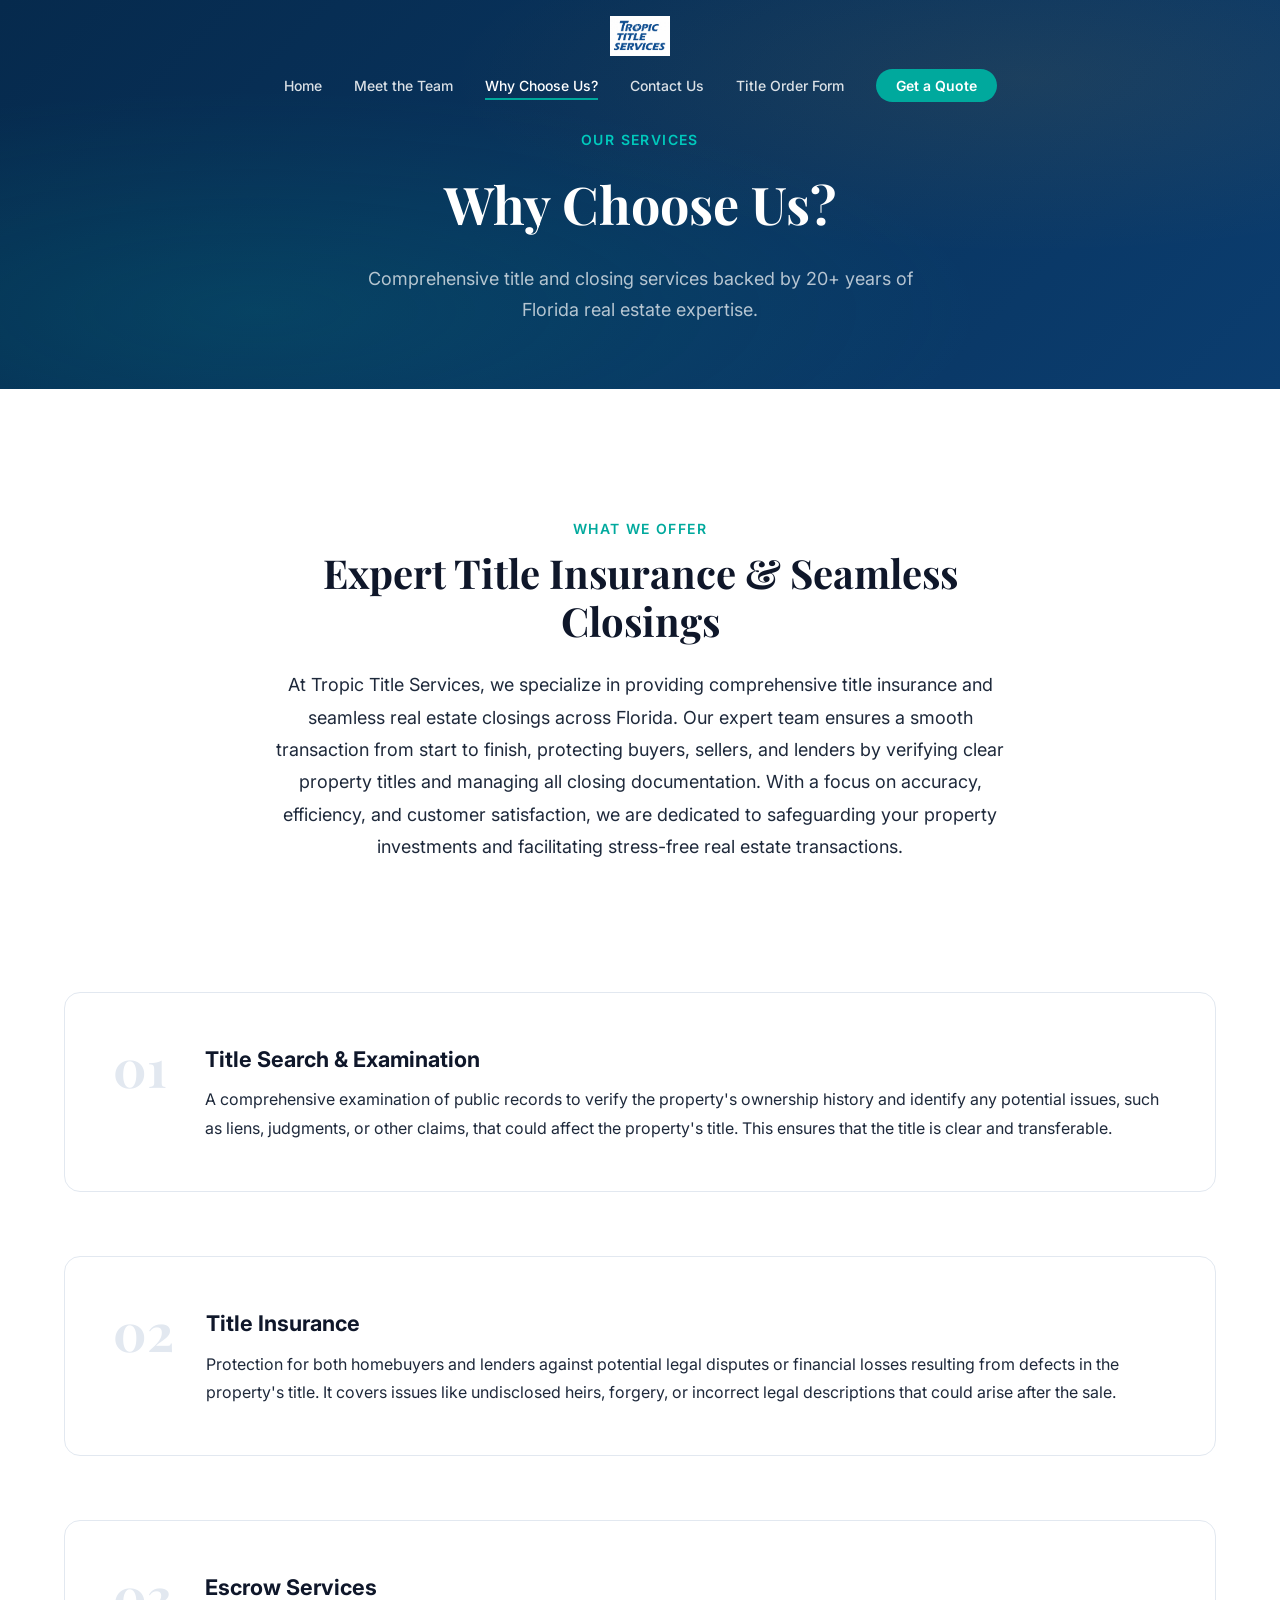
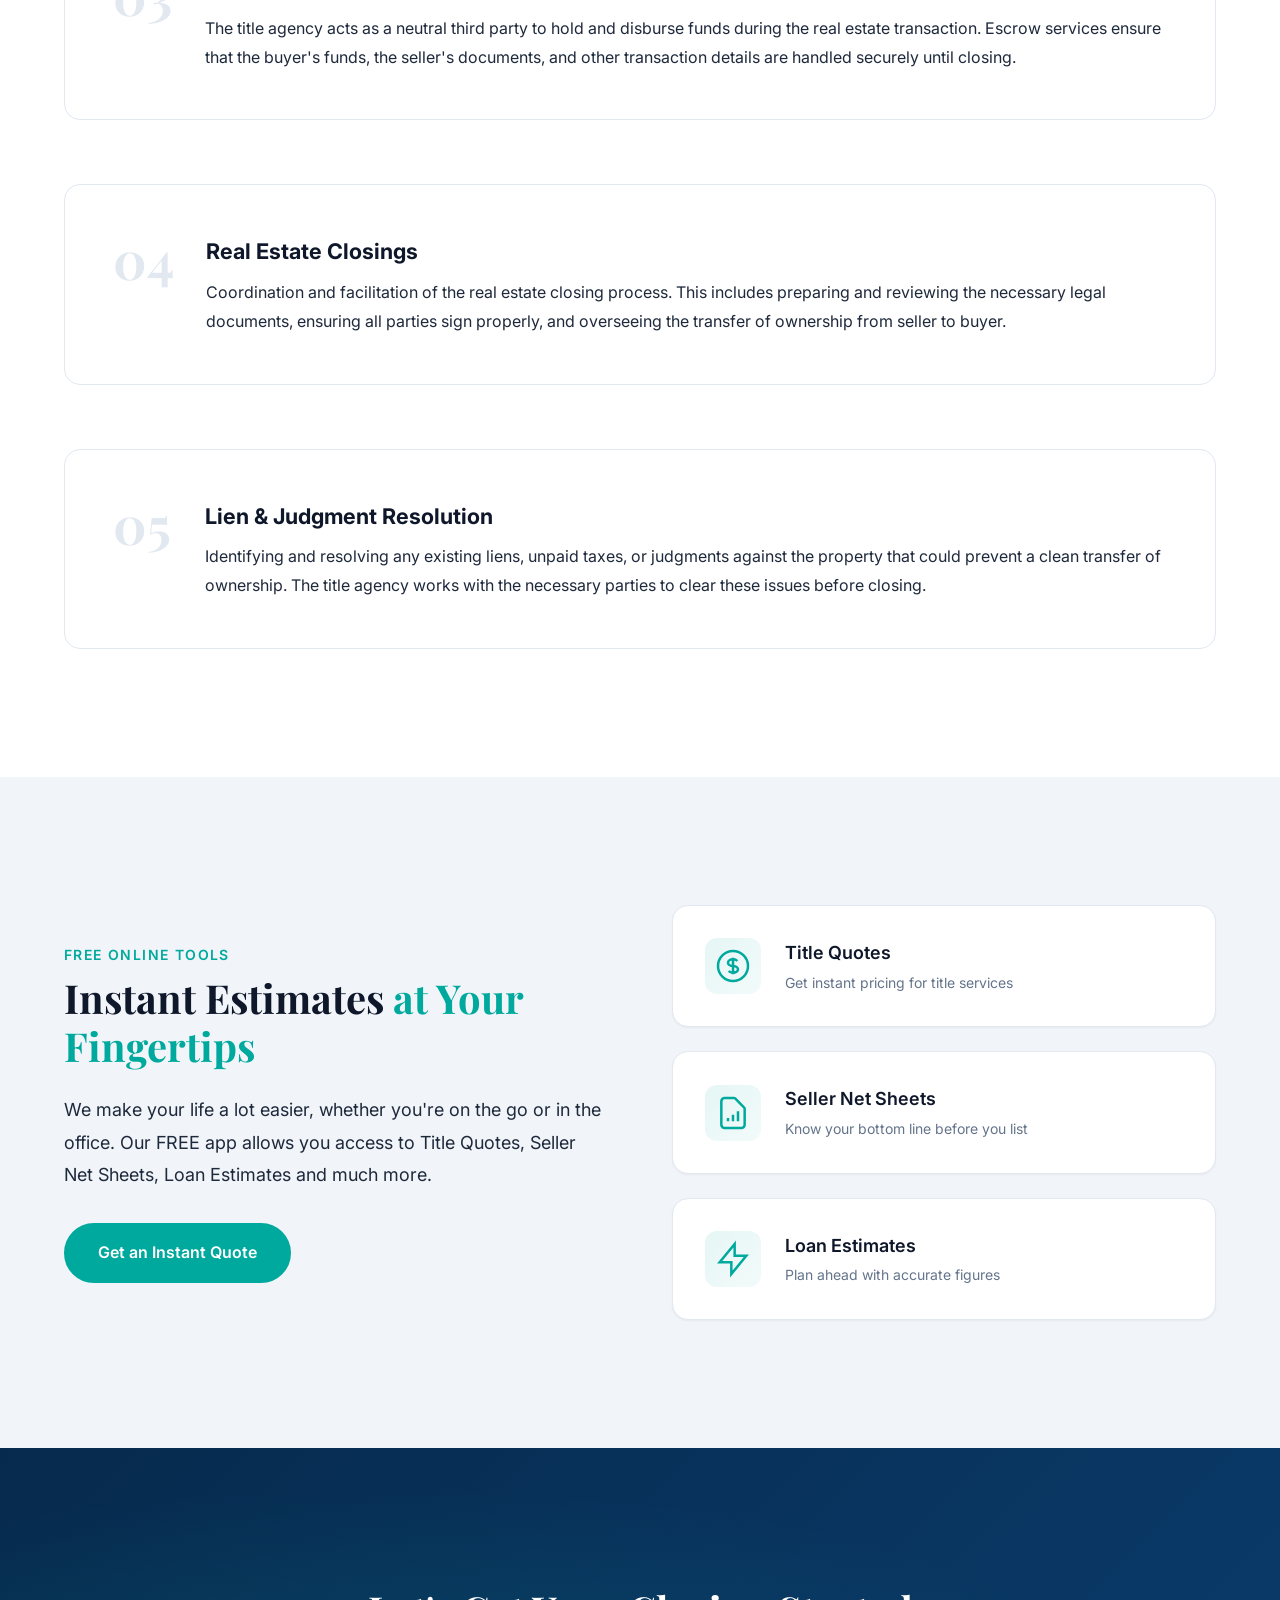
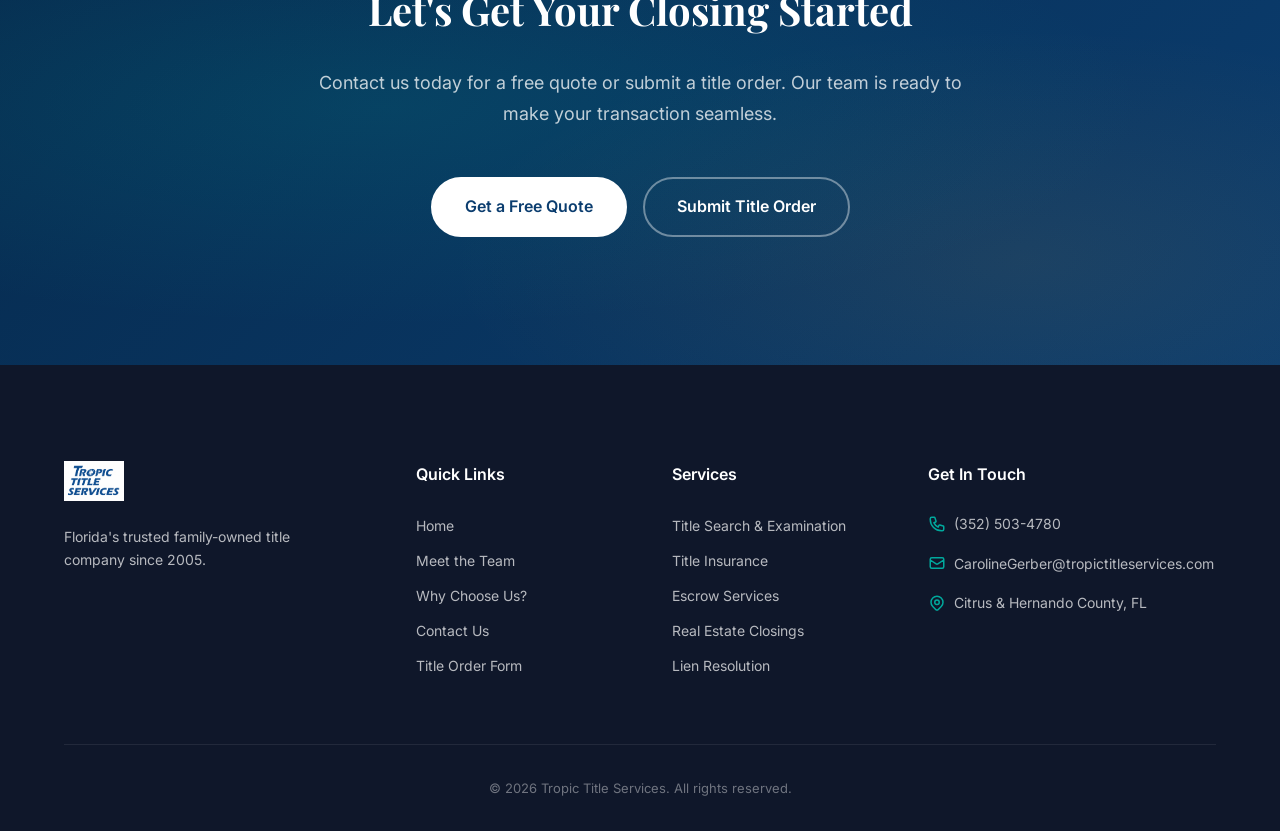
<file: services.html>
<!DOCTYPE html>
<html lang="en">
<head>
  <meta charset="UTF-8">
  <meta name="viewport" content="width=device-width, initial-scale=1.0">
  <title>Why Choose Us? | Tropic Title Services</title>
  <meta name="description" content="Comprehensive title insurance, real estate closings, escrow services, title searches, and lien resolution across Florida. Over 20 years of trusted service.">
  <link rel="preconnect" href="https://fonts.googleapis.com">
  <link rel="preconnect" href="https://fonts.gstatic.com" crossorigin>
  <link href="https://fonts.googleapis.com/css2?family=Inter:wght@300;400;500;600;700;800&family=Playfair+Display:wght@400;500;600;700&display=swap" rel="stylesheet">
  <link rel="stylesheet" href="assets/css/style.css?v=20260616-center">
  <link rel="icon" type="image/svg+xml" href="assets/img/favicon.svg">
</head>
<body>
  <!-- Navigation -->
  <nav class="nav nav--scrolled" id="nav">
    <div class="nav__container">
      <a href="index.html" class="nav__logo">
        <img src="assets/img/logo.jpg" alt="Tropic Title Services" class="nav__logo-img">
      </a>
      <button class="nav__toggle" id="navToggle" aria-label="Toggle menu">
        <span></span><span></span><span></span>
      </button>
      <ul class="nav__menu" id="navMenu">
        <li><a href="index.html" class="nav__link">Home</a></li>
        <li><a href="team.html" class="nav__link">Meet the Team</a></li>
        <li><a href="services.html" class="nav__link active">Why Choose Us?</a></li>
        <li><a href="contact.html" class="nav__link">Contact Us</a></li>
        <li><a href="order.html" class="nav__link">Title Order Form</a></li>
        <li><a href="https://tropictitleservices.titlecapture.com/title-quote" target="_blank" rel="noopener" class="nav__cta">Get a Quote</a></li>
      </ul>
    </div>
  </nav>

  <!-- Page Hero -->
  <section class="page-hero">
    <div class="page-hero__content">
      <p class="page-hero__eyebrow">Our Services</p>
      <h1 class="page-hero__title">Why Choose Us?</h1>
      <p class="page-hero__subtitle">Comprehensive title and closing services backed by 20+ years of Florida real estate expertise.</p>
    </div>
  </section>

  <!-- Services Intro -->
  <section class="services-detail" style="padding-bottom: 0;">
    <div class="container">
      <div class="text-center reveal" style="max-width:750px; margin:0 auto;">
        <p class="section-eyebrow">What We Offer</p>
        <h2 class="section-title">Expert Title Insurance &amp; Seamless Closings</h2>
        <p style="font-size:var(--text-lg); color:var(--color-text); line-height:1.8;">At Tropic Title Services, we specialize in providing comprehensive title insurance and seamless real estate closings across Florida. Our expert team ensures a smooth transaction from start to finish, protecting buyers, sellers, and lenders by verifying clear property titles and managing all closing documentation. With a focus on accuracy, efficiency, and customer satisfaction, we are dedicated to safeguarding your property investments and facilitating stress-free real estate transactions.</p>
      </div>
    </div>
  </section>

  <!-- Detailed Services -->
  <section class="services-detail">
    <div class="container">
      <div class="services-detail__grid">
        <div class="service-detail reveal">
          <div class="service-detail__number">01</div>
          <div class="service-detail__content">
            <h3>Title Search &amp; Examination</h3>
            <p>A comprehensive examination of public records to verify the property's ownership history and identify any potential issues, such as liens, judgments, or other claims, that could affect the property's title. This ensures that the title is clear and transferable.</p>
          </div>
        </div>

        <div class="service-detail reveal reveal--delay-1">
          <div class="service-detail__number">02</div>
          <div class="service-detail__content">
            <h3>Title Insurance</h3>
            <p>Protection for both homebuyers and lenders against potential legal disputes or financial losses resulting from defects in the property's title. It covers issues like undisclosed heirs, forgery, or incorrect legal descriptions that could arise after the sale.</p>
          </div>
        </div>

        <div class="service-detail reveal">
          <div class="service-detail__number">03</div>
          <div class="service-detail__content">
            <h3>Escrow Services</h3>
            <p>The title agency acts as a neutral third party to hold and disburse funds during the real estate transaction. Escrow services ensure that the buyer's funds, the seller's documents, and other transaction details are handled securely until closing.</p>
          </div>
        </div>

        <div class="service-detail reveal reveal--delay-1">
          <div class="service-detail__number">04</div>
          <div class="service-detail__content">
            <h3>Real Estate Closings</h3>
            <p>Coordination and facilitation of the real estate closing process. This includes preparing and reviewing the necessary legal documents, ensuring all parties sign properly, and overseeing the transfer of ownership from seller to buyer.</p>
          </div>
        </div>

        <div class="service-detail reveal">
          <div class="service-detail__number">05</div>
          <div class="service-detail__content">
            <h3>Lien &amp; Judgment Resolution</h3>
            <p>Identifying and resolving any existing liens, unpaid taxes, or judgments against the property that could prevent a clean transfer of ownership. The title agency works with the necessary parties to clear these issues before closing.</p>
          </div>
        </div>
      </div>
    </div>
  </section>

  <!-- Instant Estimates Section -->
  <section class="services-preview" style="background:var(--color-gray-50);">
    <div class="container">
      <div class="welcome__grid" style="gap:var(--space-3xl);">
        <div class="reveal">
          <p class="section-eyebrow">Free Online Tools</p>
          <h2 class="section-title">Instant Estimates <span class="text-accent">at Your Fingertips</span></h2>
          <p style="font-size:var(--text-lg); color:var(--color-text); line-height:1.8; margin-bottom:var(--space-xl);">We make your life a lot easier, whether you're on the go or in the office. Our FREE app allows you access to Title Quotes, Seller Net Sheets, Loan Estimates and much more.</p>
          <a href="https://tropictitleservices.titlecapture.com/title-quote" target="_blank" rel="noopener" class="btn btn--primary btn--lg">Get an Instant Quote</a>
        </div>
        <div class="reveal reveal--delay-1">
          <div class="welcome__card-stack">
            <div class="welcome__card">
              <div class="welcome__card-icon">
                <svg width="40" height="40" viewBox="0 0 24 24" fill="none" stroke="currentColor" stroke-width="1.5"><path d="M12 8c-1.657 0-3 .895-3 2s1.343 2 3 2 3 .895 3 2-1.343 2-3 2m0-8c1.11 0 2.08.402 2.599 1M12 8V7m0 1v8m0 0v1m0-1c-1.11 0-2.08-.402-2.599-1M21 12a9 9 0 11-18 0 9 9 0 0118 0z"/></svg>
              </div>
              <div>
                <h3>Title Quotes</h3>
                <p>Get instant pricing for title services</p>
              </div>
            </div>
            <div class="welcome__card">
              <div class="welcome__card-icon">
                <svg width="40" height="40" viewBox="0 0 24 24" fill="none" stroke="currentColor" stroke-width="1.5"><path d="M9 17v-2m3 2v-4m3 4v-6m2 10H7a2 2 0 01-2-2V5a2 2 0 012-2h5.586a1 1 0 01.707.293l5.414 5.414a1 1 0 01.293.707V19a2 2 0 01-2 2z"/></svg>
              </div>
              <div>
                <h3>Seller Net Sheets</h3>
                <p>Know your bottom line before you list</p>
              </div>
            </div>
            <div class="welcome__card">
              <div class="welcome__card-icon">
                <svg width="40" height="40" viewBox="0 0 24 24" fill="none" stroke="currentColor" stroke-width="1.5"><path d="M13 10V3L4 14h7v7l9-11h-7z"/></svg>
              </div>
              <div>
                <h3>Loan Estimates</h3>
                <p>Plan ahead with accurate figures</p>
              </div>
            </div>
          </div>
        </div>
      </div>
    </div>
  </section>

  <!-- CTA -->
  <section class="cta">
    <div class="container">
      <div class="cta__inner reveal">
        <h2 class="cta__title">Let's Get Your Closing Started</h2>
        <p class="cta__desc">Contact us today for a free quote or submit a title order. Our team is ready to make your transaction seamless.</p>
        <div class="cta__actions">
          <a href="https://tropictitleservices.titlecapture.com/title-quote" target="_blank" rel="noopener" class="btn btn--white btn--lg">Get a Free Quote</a>
          <a href="order.html" class="btn btn--outline-white btn--lg">Submit Title Order</a>
        </div>
      </div>
    </div>
  </section>

  <!-- Footer -->
  <footer class="footer">
    <div class="container">
      <div class="footer__grid">
        <div class="footer__brand">
          <a href="index.html" class="footer__logo">
            <img src="assets/img/logo.jpg" alt="Tropic Title Services" class="nav__logo-img">
          </a>
          <p class="footer__tagline">Florida's trusted family-owned title company since 2005.</p>
        </div>
        <div class="footer__links">
          <h4>Quick Links</h4>
          <ul>
            <li><a href="index.html">Home</a></li>
            <li><a href="team.html">Meet the Team</a></li>
            <li><a href="services.html">Why Choose Us?</a></li>
            <li><a href="contact.html">Contact Us</a></li>
            <li><a href="order.html">Title Order Form</a></li>
          </ul>
        </div>
        <div class="footer__links">
          <h4>Services</h4>
          <ul>
            <li><a href="services.html">Title Search &amp; Examination</a></li>
            <li><a href="services.html">Title Insurance</a></li>
            <li><a href="services.html">Escrow Services</a></li>
            <li><a href="services.html">Real Estate Closings</a></li>
            <li><a href="services.html">Lien Resolution</a></li>
          </ul>
        </div>
        <div class="footer__contact">
          <h4>Get In Touch</h4>
          <div class="footer__contact-item">
            <svg width="18" height="18" viewBox="0 0 24 24" fill="none" stroke="currentColor" stroke-width="2"><path d="M3 5a2 2 0 012-2h3.28a1 1 0 01.948.684l1.498 4.493a1 1 0 01-.502 1.21l-2.257 1.13a11.042 11.042 0 005.516 5.516l1.13-2.257a1 1 0 011.21-.502l4.493 1.498a1 1 0 01.684.949V19a2 2 0 01-2 2h-1C9.716 21 3 14.284 3 6V5z"/></svg>
            <a href="tel:352-503-4780">(352) 503-4780</a>
          </div>
          <div class="footer__contact-item">
            <svg width="18" height="18" viewBox="0 0 24 24" fill="none" stroke="currentColor" stroke-width="2"><path d="M3 8l7.89 5.26a2 2 0 002.22 0L21 8M5 19h14a2 2 0 002-2V7a2 2 0 00-2-2H5a2 2 0 00-2 2v10a2 2 0 002 2z"/></svg>
            <a href="mailto:CarolineGerber@tropictitleservices.com">CarolineGerber@tropictitleservices.com</a>
          </div>
          <div class="footer__contact-item">
            <svg width="18" height="18" viewBox="0 0 24 24" fill="none" stroke="currentColor" stroke-width="2"><path d="M17.657 16.657L13.414 20.9a1.998 1.998 0 01-2.827 0l-4.244-4.243a8 8 0 1111.314 0z"/><path d="M15 11a3 3 0 11-6 0 3 3 0 016 0z"/></svg>
            <span>Citrus &amp; Hernando County, FL</span>
          </div>
        </div>
      </div>
      <div class="footer__bottom">
        <p>&copy; <span id="currentYear"></span> Tropic Title Services. All rights reserved.</p>
      </div>
    </div>
  </footer>
  <script src="assets/js/main.js"></script>
</body>
</html>
</file>
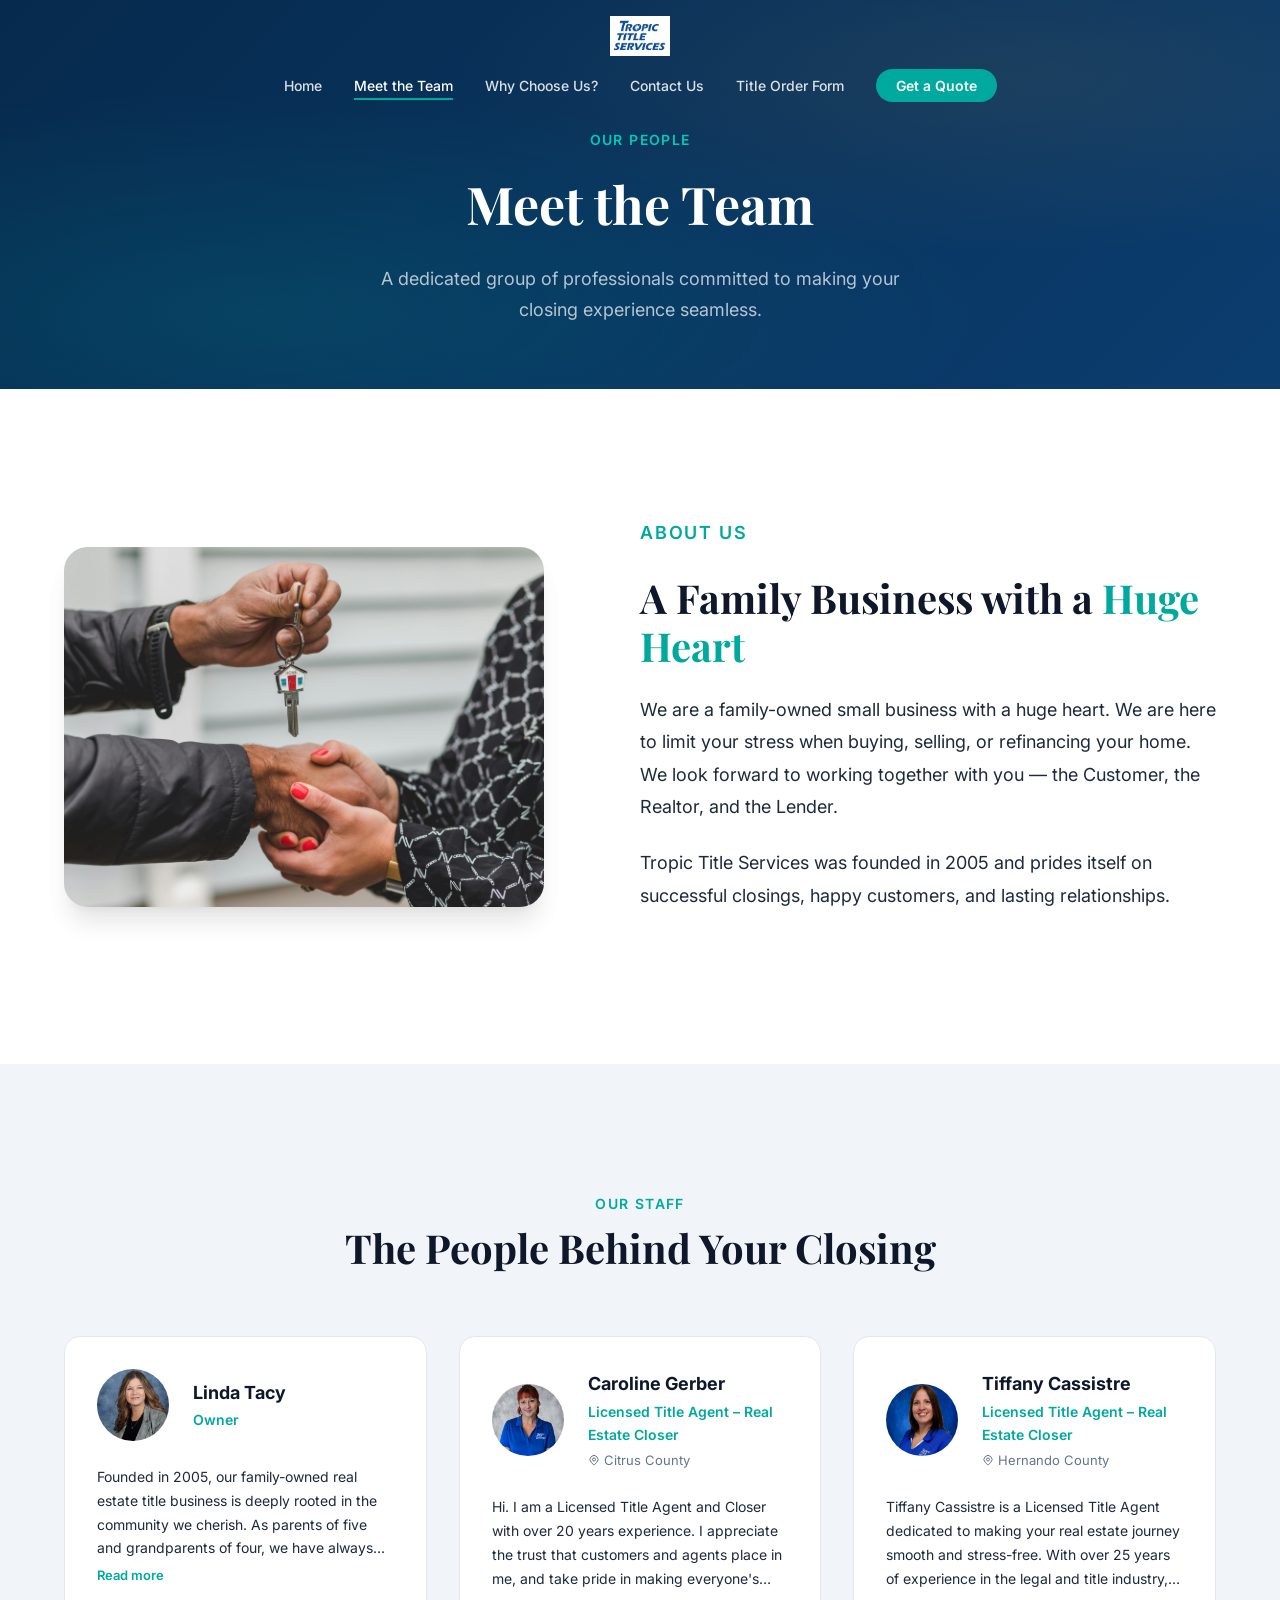
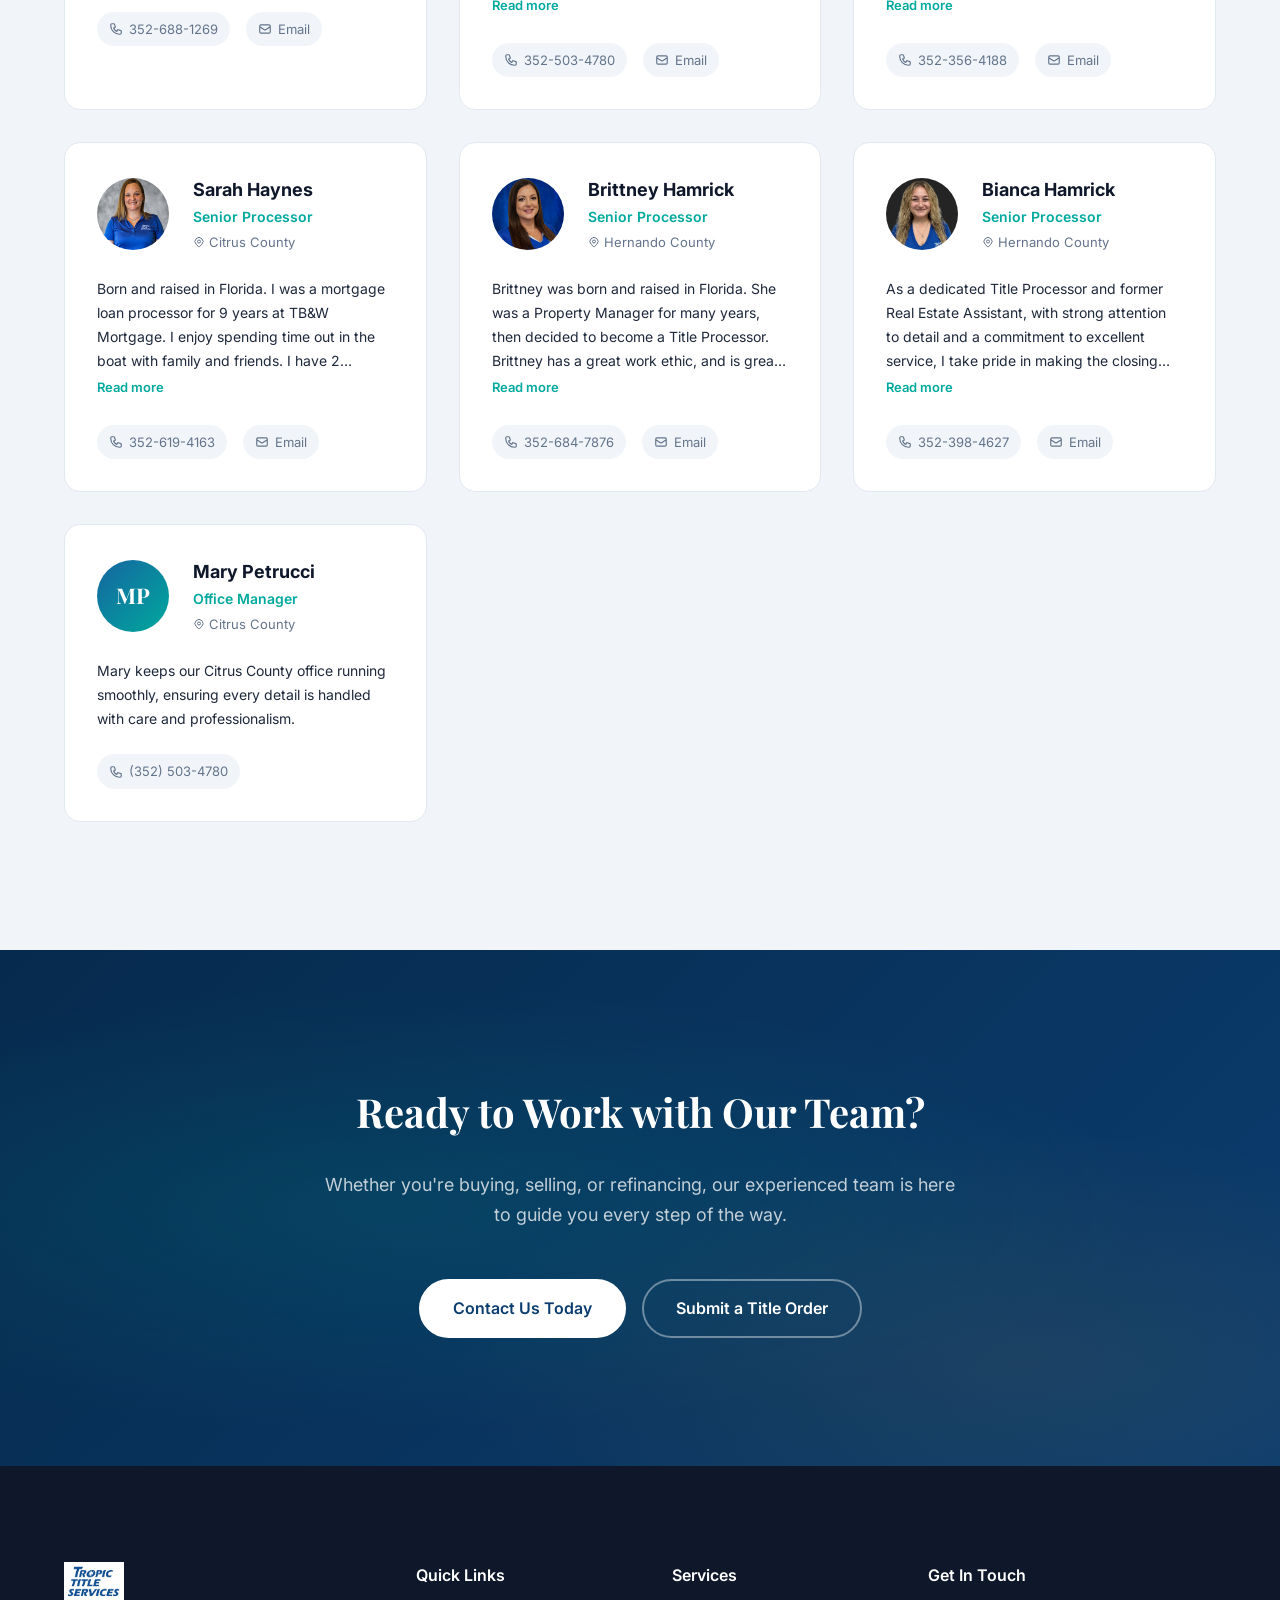
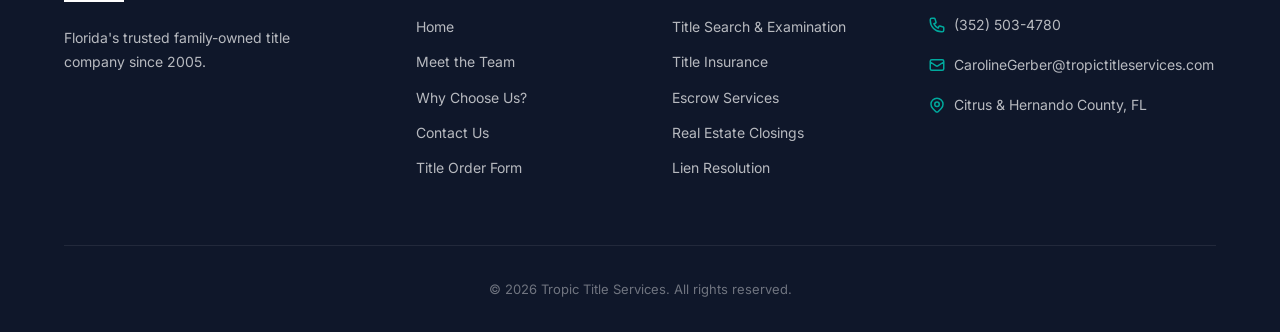
<file: team.html>
<!DOCTYPE html>
<html lang="en">
<head>
  <meta charset="UTF-8">
  <meta name="viewport" content="width=device-width, initial-scale=1.0">
  <title>Meet the Team | Tropic Title Services</title>
  <meta name="description" content="Meet the experienced team at Tropic Title Services. Licensed title agents and processors serving Citrus and Hernando County, Florida.">
  <link rel="preconnect" href="https://fonts.googleapis.com">
  <link rel="preconnect" href="https://fonts.gstatic.com" crossorigin>
  <link href="https://fonts.googleapis.com/css2?family=Inter:wght@300;400;500;600;700;800&family=Playfair+Display:wght@400;500;600;700&display=swap" rel="stylesheet">
  <link rel="stylesheet" href="assets/css/style.css?v=20260616-center">
  <link rel="icon" type="image/svg+xml" href="assets/img/favicon.svg">
</head>
<body>
  <!-- Navigation -->
  <nav class="nav nav--scrolled" id="nav">
    <div class="nav__container">
      <a href="index.html" class="nav__logo">
        <img src="assets/img/logo.jpg" alt="Tropic Title Services" class="nav__logo-img">
      </a>
      <button class="nav__toggle" id="navToggle" aria-label="Toggle menu">
        <span></span><span></span><span></span>
      </button>
      <ul class="nav__menu" id="navMenu">
        <li><a href="index.html" class="nav__link">Home</a></li>
        <li><a href="team.html" class="nav__link active">Meet the Team</a></li>
        <li><a href="services.html" class="nav__link">Why Choose Us?</a></li>
        <li><a href="contact.html" class="nav__link">Contact Us</a></li>
        <li><a href="order.html" class="nav__link">Title Order Form</a></li>
        <li><a href="https://tropictitleservices.titlecapture.com/title-quote" target="_blank" rel="noopener" class="nav__cta">Get a Quote</a></li>
      </ul>
    </div>
  </nav>

  <!-- Page Hero -->
  <section class="page-hero">
    <div class="page-hero__content">
      <p class="page-hero__eyebrow">Our People</p>
      <h1 class="page-hero__title">Meet the Team</h1>
      <p class="page-hero__subtitle">A dedicated group of professionals committed to making your closing experience seamless.</p>
    </div>
  </section>

  <!-- About Section -->
  <section class="about-section">
    <div class="container">
      <div class="about-section__grid">
        <div class="about-section__image reveal">
          <img src="assets/img/about-photo.jpg" alt="Tropic Title Services team">
        </div>
        <div class="about-section__text reveal reveal--delay-1">
          <p class="section-eyebrow">About Us</p>
          <h2 class="section-title">A Family Business with a <span class="text-accent">Huge Heart</span></h2>
          <p>We are a family-owned small business with a huge heart. We are here to limit your stress when buying, selling, or refinancing your home. We look forward to working together with you — the Customer, the Realtor, and the Lender.</p>
          <p>Tropic Title Services was founded in 2005 and prides itself on successful closings, happy customers, and lasting relationships.</p>
        </div>
      </div>
    </div>
  </section>

  <!-- Team Section -->
  <section class="team-section">
    <div class="container">
      <div class="text-center reveal">
        <p class="section-eyebrow">Our Staff</p>
        <h2 class="section-title">The People Behind Your Closing</h2>
      </div>

      <div class="team-grid">
        <!-- Linda Tacy -->
        <div class="team-card reveal">
          <div class="team-card__header">
            <div class="team-card__avatar"><img src="assets/img/linda-tacy.jpeg" alt="Linda Tacy"></div>
            <div class="team-card__info">
              <h3 class="team-card__name">Linda Tacy</h3>
              <p class="team-card__role">Owner</p>
            </div>
          </div>
          <div class="team-card__body">
            <p class="team-card__bio">Founded in 2005, our family-owned real estate title business is deeply rooted in the community we cherish. As parents of five and grandparents of four, we have always valued family and community principles that drive our commitment to exceptional service. We actively support local causes and are passionate about making a positive impact. With a focus on trust and personal connections, we are dedicated to guiding you through every step of your real estate journey, whether buying or selling. Outside of work, we enjoy outdoor activities and are proud supporters of the Tampa Bay Lightning and Buccaneers. Let us help make your real estate experience seamless and rewarding.</p>
            <span class="team-card__read-more">Read more</span>
          </div>
          <div class="team-card__footer">
            <a href="tel:352-688-1269" class="team-card__contact">
              <svg viewBox="0 0 24 24" fill="none" stroke="currentColor" stroke-width="2"><path d="M3 5a2 2 0 012-2h3.28a1 1 0 01.948.684l1.498 4.493a1 1 0 01-.502 1.21l-2.257 1.13a11.042 11.042 0 005.516 5.516l1.13-2.257a1 1 0 011.21-.502l4.493 1.498a1 1 0 01.684.949V19a2 2 0 01-2 2h-1C9.716 21 3 14.284 3 6V5z"/></svg>
              352-688-1269
            </a>
            <a href="mailto:lindatacy@gmail.com" class="team-card__contact">
              <svg viewBox="0 0 24 24" fill="none" stroke="currentColor" stroke-width="2"><path d="M3 8l7.89 5.26a2 2 0 002.22 0L21 8M5 19h14a2 2 0 002-2V7a2 2 0 00-2-2H5a2 2 0 00-2 2v10a2 2 0 002 2z"/></svg>
              Email
            </a>
          </div>
        </div>

        <!-- Caroline Gerber -->
        <div class="team-card reveal reveal--delay-1">
          <div class="team-card__header">
            <div class="team-card__avatar"><img src="assets/img/caroline-gerber.jpg" alt="Caroline Gerber"></div>
            <div class="team-card__info">
              <h3 class="team-card__name">Caroline Gerber</h3>
              <p class="team-card__role">Licensed Title Agent &ndash; Real Estate Closer</p>
              <p class="team-card__location">
                <svg width="12" height="12" viewBox="0 0 24 24" fill="none" stroke="currentColor" stroke-width="2"><path d="M17.657 16.657L13.414 20.9a1.998 1.998 0 01-2.827 0l-4.244-4.243a8 8 0 1111.314 0z"/><path d="M15 11a3 3 0 11-6 0 3 3 0 016 0z"/></svg>
                Citrus County
              </p>
            </div>
          </div>
          <div class="team-card__body">
            <p class="team-card__bio">Hi. I am a Licensed Title Agent and Closer with over 20 years experience. I appreciate the trust that customers and agents place in me, and take pride in making everyone's closing experience the best it can possibly be.</p>
            <span class="team-card__read-more">Read more</span>
          </div>
          <div class="team-card__footer">
            <a href="tel:352-503-4780" class="team-card__contact">
              <svg viewBox="0 0 24 24" fill="none" stroke="currentColor" stroke-width="2"><path d="M3 5a2 2 0 012-2h3.28a1 1 0 01.948.684l1.498 4.493a1 1 0 01-.502 1.21l-2.257 1.13a11.042 11.042 0 005.516 5.516l1.13-2.257a1 1 0 011.21-.502l4.493 1.498a1 1 0 01.684.949V19a2 2 0 01-2 2h-1C9.716 21 3 14.284 3 6V5z"/></svg>
              352-503-4780
            </a>
            <a href="mailto:CarolineGerber@tropictitleservices.com" class="team-card__contact">
              <svg viewBox="0 0 24 24" fill="none" stroke="currentColor" stroke-width="2"><path d="M3 8l7.89 5.26a2 2 0 002.22 0L21 8M5 19h14a2 2 0 002-2V7a2 2 0 00-2-2H5a2 2 0 00-2 2v10a2 2 0 002 2z"/></svg>
              Email
            </a>
          </div>
        </div>

        <!-- Tiffany Cassistre -->
        <div class="team-card reveal reveal--delay-2">
          <div class="team-card__header">
            <div class="team-card__avatar"><img src="assets/img/tiffany-cassistre.jpg" alt="Tiffany Cassistre"></div>
            <div class="team-card__info">
              <h3 class="team-card__name">Tiffany Cassistre</h3>
              <p class="team-card__role">Licensed Title Agent &ndash; Real Estate Closer</p>
              <p class="team-card__location">
                <svg width="12" height="12" viewBox="0 0 24 24" fill="none" stroke="currentColor" stroke-width="2"><path d="M17.657 16.657L13.414 20.9a1.998 1.998 0 01-2.827 0l-4.244-4.243a8 8 0 1111.314 0z"/><path d="M15 11a3 3 0 11-6 0 3 3 0 016 0z"/></svg>
                Hernando County
              </p>
            </div>
          </div>
          <div class="team-card__body">
            <p class="team-card__bio">Tiffany Cassistre is a Licensed Title Agent dedicated to making your real estate journey smooth and stress-free. With over 25 years of experience in the legal and title industry, I specialize in ensuring that every detail of your property deal is handled with care and precision. I take pride in my ability to break down complex title concepts into easy-to-understand terms, helping you feel confident and informed throughout the process. Whether you are buying your first home, selling a property, or navigating a commercial deal, I am here to provide clear communication, expert guidance, and a friendly smile. When I am not helping clients navigate the world of real estate, you might find me exploring local hiking and bike trails or spending time with my family. I believe in building strong relationships and making every client feel valued and supported. Let's work together to make your real estate journey a positive experience. Feel free to reach out — I am here to help!</p>
            <span class="team-card__read-more">Read more</span>
          </div>
          <div class="team-card__footer">
            <a href="tel:352-356-4188" class="team-card__contact">
              <svg viewBox="0 0 24 24" fill="none" stroke="currentColor" stroke-width="2"><path d="M3 5a2 2 0 012-2h3.28a1 1 0 01.948.684l1.498 4.493a1 1 0 01-.502 1.21l-2.257 1.13a11.042 11.042 0 005.516 5.516l1.13-2.257a1 1 0 011.21-.502l4.493 1.498a1 1 0 01.684.949V19a2 2 0 01-2 2h-1C9.716 21 3 14.284 3 6V5z"/></svg>
              352-356-4188
            </a>
            <a href="mailto:tiffanycassistre@tropictitleservices.com" class="team-card__contact">
              <svg viewBox="0 0 24 24" fill="none" stroke="currentColor" stroke-width="2"><path d="M3 8l7.89 5.26a2 2 0 002.22 0L21 8M5 19h14a2 2 0 002-2V7a2 2 0 00-2-2H5a2 2 0 00-2 2v10a2 2 0 002 2z"/></svg>
              Email
            </a>
          </div>
        </div>

        <!-- Sarah Haynes -->
        <div class="team-card reveal">
          <div class="team-card__header">
            <div class="team-card__avatar"><img src="assets/img/sarah-haynes.jpg" alt="Sarah Haynes"></div>
            <div class="team-card__info">
              <h3 class="team-card__name">Sarah Haynes</h3>
              <p class="team-card__role">Senior Processor</p>
              <p class="team-card__location">
                <svg width="12" height="12" viewBox="0 0 24 24" fill="none" stroke="currentColor" stroke-width="2"><path d="M17.657 16.657L13.414 20.9a1.998 1.998 0 01-2.827 0l-4.244-4.243a8 8 0 1111.314 0z"/><path d="M15 11a3 3 0 11-6 0 3 3 0 016 0z"/></svg>
                Citrus County
              </p>
            </div>
          </div>
          <div class="team-card__body">
            <p class="team-card__bio">Born and raised in Florida. I was a mortgage loan processor for 9 years at TB&amp;W Mortgage. I enjoy spending time out in the boat with family and friends. I have 2 daughters of my own and a step-daughter.</p>
            <span class="team-card__read-more">Read more</span>
          </div>
          <div class="team-card__footer">
            <a href="tel:352-619-4163" class="team-card__contact">
              <svg viewBox="0 0 24 24" fill="none" stroke="currentColor" stroke-width="2"><path d="M3 5a2 2 0 012-2h3.28a1 1 0 01.948.684l1.498 4.493a1 1 0 01-.502 1.21l-2.257 1.13a11.042 11.042 0 005.516 5.516l1.13-2.257a1 1 0 011.21-.502l4.493 1.498a1 1 0 01.684.949V19a2 2 0 01-2 2h-1C9.716 21 3 14.284 3 6V5z"/></svg>
              352-619-4163
            </a>
            <a href="mailto:SarahHaynes@tropictitleservices.com" class="team-card__contact">
              <svg viewBox="0 0 24 24" fill="none" stroke="currentColor" stroke-width="2"><path d="M3 8l7.89 5.26a2 2 0 002.22 0L21 8M5 19h14a2 2 0 002-2V7a2 2 0 00-2-2H5a2 2 0 00-2 2v10a2 2 0 002 2z"/></svg>
              Email
            </a>
          </div>
        </div>

        <!-- Brittney Hamrick -->
        <div class="team-card reveal reveal--delay-1">
          <div class="team-card__header">
            <div class="team-card__avatar"><img src="assets/img/brittney-hamrick.jpg" alt="Brittney Hamrick"></div>
            <div class="team-card__info">
              <h3 class="team-card__name">Brittney Hamrick</h3>
              <p class="team-card__role">Senior Processor</p>
              <p class="team-card__location">
                <svg width="12" height="12" viewBox="0 0 24 24" fill="none" stroke="currentColor" stroke-width="2"><path d="M17.657 16.657L13.414 20.9a1.998 1.998 0 01-2.827 0l-4.244-4.243a8 8 0 1111.314 0z"/><path d="M15 11a3 3 0 11-6 0 3 3 0 016 0z"/></svg>
                Hernando County
              </p>
            </div>
          </div>
          <div class="team-card__body">
            <p class="team-card__bio">Brittney was born and raised in Florida. She was a Property Manager for many years, then decided to become a Title Processor. Brittney has a great work ethic, and is great at pleasing others! In her spare time, she enjoys time with her son, fur pup, and her family and friends.</p>
            <span class="team-card__read-more">Read more</span>
          </div>
          <div class="team-card__footer">
            <a href="tel:352-684-7876" class="team-card__contact">
              <svg viewBox="0 0 24 24" fill="none" stroke="currentColor" stroke-width="2"><path d="M3 5a2 2 0 012-2h3.28a1 1 0 01.948.684l1.498 4.493a1 1 0 01-.502 1.21l-2.257 1.13a11.042 11.042 0 005.516 5.516l1.13-2.257a1 1 0 011.21-.502l4.493 1.498a1 1 0 01.684.949V19a2 2 0 01-2 2h-1C9.716 21 3 14.284 3 6V5z"/></svg>
              352-684-7876
            </a>
            <a href="mailto:BrittneyHamrick@tropictitleservices.com" class="team-card__contact">
              <svg viewBox="0 0 24 24" fill="none" stroke="currentColor" stroke-width="2"><path d="M3 8l7.89 5.26a2 2 0 002.22 0L21 8M5 19h14a2 2 0 002-2V7a2 2 0 00-2-2H5a2 2 0 00-2 2v10a2 2 0 002 2z"/></svg>
              Email
            </a>
          </div>
        </div>

        <!-- Bianca Hamrick -->
        <div class="team-card reveal reveal--delay-2">
          <div class="team-card__header">
            <div class="team-card__avatar"><img src="assets/img/bianca-hamrick.jpg" alt="Bianca Hamrick"></div>
            <div class="team-card__info">
              <h3 class="team-card__name">Bianca Hamrick</h3>
              <p class="team-card__role">Senior Processor</p>
              <p class="team-card__location">
                <svg width="12" height="12" viewBox="0 0 24 24" fill="none" stroke="currentColor" stroke-width="2"><path d="M17.657 16.657L13.414 20.9a1.998 1.998 0 01-2.827 0l-4.244-4.243a8 8 0 1111.314 0z"/><path d="M15 11a3 3 0 11-6 0 3 3 0 016 0z"/></svg>
                Hernando County
              </p>
            </div>
          </div>
          <div class="team-card__body">
            <p class="team-card__bio">As a dedicated Title Processor and former Real Estate Assistant, with strong attention to detail and a commitment to excellent service, I take pride in making the closing process as seamless as possible for clients. My passion for ensuring smooth and efficient transactions has been honed through years of experience in the industry. When I'm not focused on navigating the complexities of title work, you can find me spending quality time with my two amazing kids, indulging in a Starbucks latte, or relaxing to recharge. Balancing my professional and personal life, I bring the same care and focus to every task, whether at the office or at home.</p>
            <span class="team-card__read-more">Read more</span>
          </div>
          <div class="team-card__footer">
            <a href="tel:352-398-4627" class="team-card__contact">
              <svg viewBox="0 0 24 24" fill="none" stroke="currentColor" stroke-width="2"><path d="M3 5a2 2 0 012-2h3.28a1 1 0 01.948.684l1.498 4.493a1 1 0 01-.502 1.21l-2.257 1.13a11.042 11.042 0 005.516 5.516l1.13-2.257a1 1 0 011.21-.502l4.493 1.498a1 1 0 01.684.949V19a2 2 0 01-2 2h-1C9.716 21 3 14.284 3 6V5z"/></svg>
              352-398-4627
            </a>
            <a href="mailto:BiancaHamrick@tropictitleservices.com" class="team-card__contact">
              <svg viewBox="0 0 24 24" fill="none" stroke="currentColor" stroke-width="2"><path d="M3 8l7.89 5.26a2 2 0 002.22 0L21 8M5 19h14a2 2 0 002-2V7a2 2 0 00-2-2H5a2 2 0 00-2 2v10a2 2 0 002 2z"/></svg>
              Email
            </a>
          </div>
        </div>

        <!-- Mary Petrucci -->
        <div class="team-card reveal">
          <div class="team-card__header">
            <div class="team-card__avatar">MP</div><!-- No photo on original site -->
            <div class="team-card__info">
              <h3 class="team-card__name">Mary Petrucci</h3>
              <p class="team-card__role">Office Manager</p>
              <p class="team-card__location">
                <svg width="12" height="12" viewBox="0 0 24 24" fill="none" stroke="currentColor" stroke-width="2"><path d="M17.657 16.657L13.414 20.9a1.998 1.998 0 01-2.827 0l-4.244-4.243a8 8 0 1111.314 0z"/><path d="M15 11a3 3 0 11-6 0 3 3 0 016 0z"/></svg>
                Citrus County
              </p>
            </div>
          </div>
          <div class="team-card__body">
            <p class="team-card__bio">Mary keeps our Citrus County office running smoothly, ensuring every detail is handled with care and professionalism.</p>
          </div>
          <div class="team-card__footer">
            <a href="tel:352-503-4780" class="team-card__contact">
              <svg viewBox="0 0 24 24" fill="none" stroke="currentColor" stroke-width="2"><path d="M3 5a2 2 0 012-2h3.28a1 1 0 01.948.684l1.498 4.493a1 1 0 01-.502 1.21l-2.257 1.13a11.042 11.042 0 005.516 5.516l1.13-2.257a1 1 0 011.21-.502l4.493 1.498a1 1 0 01.684.949V19a2 2 0 01-2 2h-1C9.716 21 3 14.284 3 6V5z"/></svg>
              (352) 503-4780
            </a>
          </div>
        </div>
      </div>
    </div>
  </section>

  <!-- CTA -->
  <section class="cta">
    <div class="container">
      <div class="cta__inner reveal">
        <h2 class="cta__title">Ready to Work with Our Team?</h2>
        <p class="cta__desc">Whether you're buying, selling, or refinancing, our experienced team is here to guide you every step of the way.</p>
        <div class="cta__actions">
          <a href="contact.html" class="btn btn--white btn--lg">Contact Us Today</a>
          <a href="order.html" class="btn btn--outline-white btn--lg">Submit a Title Order</a>
        </div>
      </div>
    </div>
  </section>

  <!-- Footer -->
  <footer class="footer">
    <div class="container">
      <div class="footer__grid">
        <div class="footer__brand">
          <a href="index.html" class="footer__logo">
            <img src="assets/img/logo.jpg" alt="Tropic Title Services" class="nav__logo-img">
          </a>
          <p class="footer__tagline">Florida's trusted family-owned title company since 2005.</p>
        </div>
        <div class="footer__links">
          <h4>Quick Links</h4>
          <ul>
            <li><a href="index.html">Home</a></li>
            <li><a href="team.html">Meet the Team</a></li>
            <li><a href="services.html">Why Choose Us?</a></li>
            <li><a href="contact.html">Contact Us</a></li>
            <li><a href="order.html">Title Order Form</a></li>
          </ul>
        </div>
        <div class="footer__links">
          <h4>Services</h4>
          <ul>
            <li><a href="services.html">Title Search &amp; Examination</a></li>
            <li><a href="services.html">Title Insurance</a></li>
            <li><a href="services.html">Escrow Services</a></li>
            <li><a href="services.html">Real Estate Closings</a></li>
            <li><a href="services.html">Lien Resolution</a></li>
          </ul>
        </div>
        <div class="footer__contact">
          <h4>Get In Touch</h4>
          <div class="footer__contact-item">
            <svg width="18" height="18" viewBox="0 0 24 24" fill="none" stroke="currentColor" stroke-width="2"><path d="M3 5a2 2 0 012-2h3.28a1 1 0 01.948.684l1.498 4.493a1 1 0 01-.502 1.21l-2.257 1.13a11.042 11.042 0 005.516 5.516l1.13-2.257a1 1 0 011.21-.502l4.493 1.498a1 1 0 01.684.949V19a2 2 0 01-2 2h-1C9.716 21 3 14.284 3 6V5z"/></svg>
            <a href="tel:352-503-4780">(352) 503-4780</a>
          </div>
          <div class="footer__contact-item">
            <svg width="18" height="18" viewBox="0 0 24 24" fill="none" stroke="currentColor" stroke-width="2"><path d="M3 8l7.89 5.26a2 2 0 002.22 0L21 8M5 19h14a2 2 0 002-2V7a2 2 0 00-2-2H5a2 2 0 00-2 2v10a2 2 0 002 2z"/></svg>
            <a href="mailto:CarolineGerber@tropictitleservices.com">CarolineGerber@tropictitleservices.com</a>
          </div>
          <div class="footer__contact-item">
            <svg width="18" height="18" viewBox="0 0 24 24" fill="none" stroke="currentColor" stroke-width="2"><path d="M17.657 16.657L13.414 20.9a1.998 1.998 0 01-2.827 0l-4.244-4.243a8 8 0 1111.314 0z"/><path d="M15 11a3 3 0 11-6 0 3 3 0 016 0z"/></svg>
            <span>Citrus &amp; Hernando County, FL</span>
          </div>
        </div>
      </div>
      <div class="footer__bottom">
        <p>&copy; <span id="currentYear"></span> Tropic Title Services. All rights reserved.</p>
      </div>
    </div>
  </footer>
  <script src="assets/js/main.js"></script>
</body>
</html>
</file>
<file: assets/css/style.css>
/* ============================================================
   TROPIC TITLE SERVICES — Modern Design System
   ============================================================ */

/* --- Design Tokens --- */
:root {
  /* Primary palette — deep ocean blue + tropical teal */
  --color-primary: #0B3D6F;
  --color-primary-light: #1565A0;
  --color-primary-dark: #062A4D;
  --color-accent: #00A99D;
  --color-accent-light: #00C9BC;
  --color-accent-dark: #008A80;

  /* Warm accents */
  --color-gold: #F5A623;
  --color-gold-light: #FFD180;

  /* Neutrals */
  --color-white: #FFFFFF;
  --color-off-white: #F8FAFB;
  --color-gray-50: #F1F5F9;
  --color-gray-100: #E2E8F0;
  --color-gray-200: #CBD5E1;
  --color-gray-300: #94A3B8;
  --color-gray-400: #64748B;
  --color-gray-500: #475569;
  --color-gray-600: #334155;
  --color-gray-700: #1E293B;
  --color-gray-900: #0F172A;

  /* Semantic */
  --color-success: #22C55E;
  --color-bg: var(--color-white);
  --color-text: var(--color-gray-700);
  --color-text-light: var(--color-gray-400);
  --color-text-heading: var(--color-gray-900);

  /* Typography scale */
  --font-body: 'Inter', system-ui, -apple-system, sans-serif;
  --font-heading: 'Playfair Display', Georgia, serif;
  --text-xs: clamp(0.75rem, 0.7rem + 0.2vw, 0.8125rem);
  --text-sm: clamp(0.8125rem, 0.78rem + 0.15vw, 0.875rem);
  --text-base: clamp(0.9375rem, 0.9rem + 0.2vw, 1rem);
  --text-lg: clamp(1.0625rem, 1rem + 0.3vw, 1.125rem);
  --text-xl: clamp(1.2rem, 1.1rem + 0.4vw, 1.35rem);
  --text-2xl: clamp(1.5rem, 1.3rem + 0.8vw, 1.875rem);
  --text-3xl: clamp(1.875rem, 1.5rem + 1.5vw, 2.5rem);
  --text-4xl: clamp(2.25rem, 1.8rem + 2vw, 3.25rem);
  --text-5xl: clamp(2.75rem, 2rem + 3vw, 4rem);

  /* Spacing */
  --space-xs: 0.25rem;
  --space-sm: 0.5rem;
  --space-md: 1rem;
  --space-lg: 1.5rem;
  --space-xl: 2rem;
  --space-2xl: 3rem;
  --space-3xl: 4rem;
  --space-4xl: 6rem;
  --space-5xl: 8rem;

  /* Radius */
  --radius-sm: 0.375rem;
  --radius-md: 0.75rem;
  --radius-lg: 1rem;
  --radius-xl: 1.5rem;
  --radius-full: 9999px;

  /* Shadows */
  --shadow-sm: 0 1px 2px rgba(0,0,0,0.05);
  --shadow-md: 0 4px 6px -1px rgba(0,0,0,0.07), 0 2px 4px -2px rgba(0,0,0,0.05);
  --shadow-lg: 0 10px 15px -3px rgba(0,0,0,0.08), 0 4px 6px -4px rgba(0,0,0,0.05);
  --shadow-xl: 0 20px 25px -5px rgba(0,0,0,0.1), 0 8px 10px -6px rgba(0,0,0,0.05);
  --shadow-glow: 0 0 40px rgba(0,169,157,0.15);

  /* Transitions */
  --transition-fast: 150ms ease;
  --transition-base: 250ms ease;
  --transition-slow: 400ms ease;
  --transition-spring: 500ms cubic-bezier(0.34, 1.56, 0.64, 1);
}

/* --- Reset --- */
*, *::before, *::after { box-sizing: border-box; margin: 0; padding: 0; }
html { scroll-behavior: smooth; -webkit-text-size-adjust: 100%; }
body {
  font-family: var(--font-body);
  font-size: var(--text-base);
  line-height: 1.7;
  color: var(--color-text);
  background: var(--color-bg);
  overflow-x: hidden;
  -webkit-font-smoothing: antialiased;
}
img { max-width: 100%; display: block; }
a { color: inherit; text-decoration: none; transition: color var(--transition-fast); }
ul { list-style: none; }
button { border: none; background: none; cursor: pointer; font-family: inherit; }
input, textarea, select { font-family: inherit; font-size: inherit; }

/* --- Utilities --- */
.container {
  width: 100%;
  max-width: 1200px;
  margin: 0 auto;
  padding: 0 var(--space-lg);
}
.text-center { text-align: center; }
.text-accent { color: var(--color-accent); }
.section-eyebrow {
  font-size: var(--text-sm);
  font-weight: 600;
  text-transform: uppercase;
  letter-spacing: 0.1em;
  color: var(--color-accent);
  margin-bottom: var(--space-sm);
}
.section-title {
  font-family: var(--font-heading);
  font-size: var(--text-3xl);
  font-weight: 700;
  color: var(--color-text-heading);
  line-height: 1.2;
  margin-bottom: var(--space-lg);
}
.section-desc {
  font-size: var(--text-lg);
  color: var(--color-text-light);
  max-width: 600px;
  margin: 0 auto var(--space-2xl);
}

/* --- Buttons --- */
.btn {
  display: inline-flex;
  align-items: center;
  justify-content: center;
  gap: var(--space-sm);
  padding: 0.75rem 1.75rem;
  font-weight: 600;
  font-size: var(--text-sm);
  border-radius: var(--radius-full);
  transition: all var(--transition-base);
  border: 2px solid transparent;
  cursor: pointer;
  white-space: nowrap;
}
.btn--lg { padding: 0.875rem 2rem; font-size: var(--text-base); }
.btn--primary {
  background: var(--color-accent);
  color: var(--color-white);
  border-color: var(--color-accent);
}
.btn--primary:hover {
  background: var(--color-accent-dark);
  border-color: var(--color-accent-dark);
  transform: translateY(-2px);
  box-shadow: 0 8px 25px rgba(0,169,157,0.3);
}
.btn--outline {
  background: transparent;
  color: var(--color-white);
  border-color: rgba(255,255,255,0.4);
}
.btn--outline:hover {
  background: rgba(255,255,255,0.1);
  border-color: var(--color-white);
}
.btn--outline-dark {
  background: transparent;
  color: var(--color-primary);
  border-color: var(--color-gray-200);
}
.btn--outline-dark:hover {
  border-color: var(--color-primary);
  background: var(--color-primary);
  color: var(--color-white);
}
.btn--white {
  background: var(--color-white);
  color: var(--color-primary);
  border-color: var(--color-white);
}
.btn--white:hover {
  background: var(--color-off-white);
  transform: translateY(-2px);
  box-shadow: 0 8px 25px rgba(0,0,0,0.15);
}
.btn--outline-white {
  background: transparent;
  color: var(--color-white);
  border-color: rgba(255,255,255,0.4);
}
.btn--outline-white:hover {
  background: rgba(255,255,255,0.1);
  border-color: var(--color-white);
}

/* --- Navigation --- */
.nav {
  position: fixed;
  top: 0;
  left: 0;
  right: 0;
  z-index: 1000;
  padding: var(--space-md) 0;
  transition: all var(--transition-base);
}
.nav--scrolled {
  background: rgba(255,255,255,0.97);
  backdrop-filter: blur(12px);
  box-shadow: var(--shadow-md);
  padding: var(--space-sm) 0;
}
.nav--scrolled .nav__link { color: var(--color-gray-600); }
.nav--scrolled .nav__link:hover,
.nav--scrolled .nav__link.active { color: var(--color-primary); }
.nav--scrolled .nav__logo { color: var(--color-primary); }
.nav__container {
  max-width: 1200px;
  margin: 0 auto;
  padding: 0 var(--space-lg);
  display: flex;
  flex-direction: column;
  align-items: center;
  justify-content: center;
  gap: var(--space-md);
}
.nav__logo {
  display: flex;
  align-items: center;
  justify-content: center;
  gap: var(--space-sm);
  color: var(--color-white);
  transition: color var(--transition-base);
  margin: 0 auto;
}
.nav__logo-icon { color: var(--color-accent); flex-shrink: 0; }
.nav__logo-img {
  height: 40px;
  width: auto;
  flex-shrink: 0;
}
.nav__logo-text { display: flex; flex-direction: column; line-height: 1.1; }
.nav__logo-name { font-family: var(--font-heading); font-weight: 700; font-size: 1.15rem; }
.nav__logo-sub { font-size: 0.7rem; font-weight: 500; letter-spacing: 0.05em; text-transform: uppercase; opacity: 0.8; }
.nav__menu {
  display: flex;
  align-items: center;
  justify-content: center;
  gap: var(--space-xl);
}
.nav__link {
  font-size: var(--text-sm);
  font-weight: 500;
  color: rgba(255,255,255,0.85);
  position: relative;
  padding: var(--space-xs) 0;
}
.nav__link::after {
  content: '';
  position: absolute;
  bottom: -2px;
  left: 0;
  width: 0;
  height: 2px;
  background: var(--color-accent);
  transition: width var(--transition-base);
}
.nav__link:hover,
.nav__link.active { color: var(--color-white); }
.nav__link:hover::after,
.nav__link.active::after { width: 100%; }
.nav--scrolled .nav__link:hover::after,
.nav--scrolled .nav__link.active::after { width: 100%; }
.nav__cta {
  padding: 0.5rem 1.25rem;
  background: var(--color-accent);
  color: var(--color-white) !important;
  border-radius: var(--radius-full);
  font-size: var(--text-sm);
  font-weight: 600;
  transition: all var(--transition-base);
}
.nav__cta:hover {
  background: var(--color-accent-dark);
  transform: translateY(-1px);
  box-shadow: 0 4px 15px rgba(0,169,157,0.3);
}
.nav__toggle { display: none; }

/* --- Hero --- */
.hero {
  position: relative;
  min-height: 100vh;
  display: flex;
  align-items: center;
  overflow: hidden;
}
.hero__bg {
  position: absolute;
  inset: 0;
  background:
    linear-gradient(135deg, var(--color-primary-dark) 0%, var(--color-primary) 50%, #0a4a7a 100%);
}
.hero__bg::before {
  content: '';
  position: absolute;
  inset: 0;
  background:
    radial-gradient(ellipse at 20% 50%, rgba(0,169,157,0.2) 0%, transparent 60%),
    radial-gradient(ellipse at 80% 20%, rgba(245,166,35,0.1) 0%, transparent 50%);
}
.hero__bg::after {
  content: '';
  position: absolute;
  bottom: -2px;
  left: 0;
  right: 0;
  height: 120px;
  background: linear-gradient(to top, var(--color-white), transparent);
}
.hero__gradient {
  position: absolute;
  top: -50%;
  right: -20%;
  width: 800px;
  height: 800px;
  border-radius: 50%;
  background: radial-gradient(circle, rgba(0,169,157,0.08) 0%, transparent 70%);
  animation: float 20s ease-in-out infinite;
}
@keyframes float {
  0%, 100% { transform: translate(0, 0); }
  50% { transform: translate(-30px, 30px); }
}
.hero__container {
  position: relative;
  max-width: 1200px;
  margin: 0 auto;
  padding: 0 var(--space-lg);
  padding-top: 6rem;
  width: 100%;
}
.hero__content { max-width: 650px; margin: 0 auto; text-align: center; }
.hero__eyebrow {
  display: inline-block;
  font-size: var(--text-sm);
  font-weight: 600;
  color: var(--color-accent-light);
  letter-spacing: 0.08em;
  text-transform: uppercase;
  margin-bottom: var(--space-lg);
  padding: var(--space-xs) var(--space-md);
  background: rgba(0,169,157,0.1);
  border: 1px solid rgba(0,169,157,0.2);
  border-radius: var(--radius-full);
}
.hero__title {
  font-family: var(--font-heading);
  font-size: var(--text-5xl);
  font-weight: 700;
  color: var(--color-white);
  line-height: 1.1;
  margin-bottom: var(--space-xl);
}
.hero__title--accent { color: var(--color-accent-light); }
.hero__subtitle {
  font-size: var(--text-lg);
  color: rgba(255,255,255,0.75);
  line-height: 1.7;
  margin-bottom: var(--space-2xl);
  max-width: 500px;
  margin-left: auto;
  margin-right: auto;
}
.hero__actions {
  display: flex;
  gap: var(--space-md);
  flex-wrap: wrap;
  justify-content: center;
}
.hero__stats {
  display: flex;
  gap: var(--space-3xl);
  margin-top: var(--space-4xl);
  padding-top: var(--space-2xl);
  border-top: 1px solid rgba(255,255,255,0.1);
  justify-content: center;
}
.hero__stat { text-align: center; }
.hero__stat-number {
  font-family: var(--font-heading);
  font-size: var(--text-4xl);
  font-weight: 700;
  color: var(--color-white);
  line-height: 1;
}
.hero__stat-plus {
  font-family: var(--font-heading);
  font-size: var(--text-2xl);
  font-weight: 700;
  color: var(--color-accent-light);
}
.hero__stat-label {
  display: block;
  font-size: var(--text-sm);
  color: rgba(255,255,255,0.6);
  margin-top: var(--space-xs);
}
.hero__scroll {
  position: absolute;
  bottom: 2rem;
  left: 50%;
  transform: translateX(-50%);
  z-index: 10;
}
.hero__scroll-btn {
  display: flex;
  align-items: center;
  justify-content: center;
  width: 44px;
  height: 44px;
  border-radius: 50%;
  border: 2px solid rgba(255,255,255,0.3);
  color: rgba(255,255,255,0.7);
  animation: bounce 2s ease-in-out infinite;
}
@keyframes bounce {
  0%, 100% { transform: translateY(0); }
  50% { transform: translateY(8px); }
}

/* --- Welcome --- */
.welcome {
  padding: var(--space-5xl) 0;
}
.welcome__grid {
  display: grid;
  grid-template-columns: 1fr 1fr;
  gap: var(--space-4xl);
  align-items: center;
}
.welcome__desc {
  font-size: var(--text-lg);
  color: var(--color-text);
  margin-bottom: var(--space-lg);
  line-height: 1.8;
}
.welcome__visual { position: relative; }
.welcome__card-stack {
  display: grid;
  gap: var(--space-lg);
}
.welcome__card {
  background: var(--color-white);
  border: 1px solid var(--color-gray-100);
  border-radius: var(--radius-lg);
  padding: var(--space-xl);
  display: flex;
  align-items: center;
  gap: var(--space-lg);
  transition: all var(--transition-base);
  box-shadow: var(--shadow-sm);
}
.welcome__card:hover {
  transform: translateX(8px);
  box-shadow: var(--shadow-lg);
  border-color: var(--color-accent);
}
.welcome__card-icon {
  flex-shrink: 0;
  width: 56px;
  height: 56px;
  display: flex;
  align-items: center;
  justify-content: center;
  border-radius: var(--radius-md);
  background: linear-gradient(135deg, rgba(0,169,157,0.1), rgba(0,169,157,0.05));
  color: var(--color-accent);
}
.welcome__card h3 {
  font-size: var(--text-lg);
  font-weight: 600;
  color: var(--color-text-heading);
  margin-bottom: 2px;
}
.welcome__card p {
  font-size: var(--text-sm);
  color: var(--color-text-light);
}

/* --- Services Preview --- */
.services-preview {
  padding: var(--space-5xl) 0;
  background: var(--color-gray-50);
}
.services-preview__grid {
  display: grid;
  grid-template-columns: repeat(3, 1fr);
  gap: var(--space-xl);
  margin-top: var(--space-3xl);
}
.service-card {
  background: var(--color-white);
  border-radius: var(--radius-lg);
  padding: var(--space-2xl);
  transition: all var(--transition-base);
  border: 1px solid var(--color-gray-100);
  position: relative;
  overflow: hidden;
}
.service-card::before {
  content: '';
  position: absolute;
  top: 0;
  left: 0;
  right: 0;
  height: 3px;
  background: linear-gradient(90deg, var(--color-accent), var(--color-primary-light));
  transform: scaleX(0);
  transform-origin: left;
  transition: transform var(--transition-base);
}
.service-card:hover {
  transform: translateY(-4px);
  box-shadow: var(--shadow-xl);
}
.service-card:hover::before { transform: scaleX(1); }
.service-card__icon {
  width: 64px;
  height: 64px;
  display: flex;
  align-items: center;
  justify-content: center;
  border-radius: var(--radius-md);
  background: linear-gradient(135deg, rgba(11,61,111,0.08), rgba(0,169,157,0.08));
  color: var(--color-primary);
  margin-bottom: var(--space-lg);
}
.service-card__title {
  font-size: var(--text-xl);
  font-weight: 600;
  color: var(--color-text-heading);
  margin-bottom: var(--space-sm);
}
.service-card__desc {
  font-size: var(--text-sm);
  color: var(--color-text-light);
  line-height: 1.7;
}

/* --- Why Us --- */
.why-us {
  padding: var(--space-5xl) 0;
}
.why-us__grid {
  display: grid;
  grid-template-columns: 1fr 1fr;
  gap: var(--space-4xl);
  align-items: center;
}
.why-us__features {
  display: grid;
  gap: var(--space-lg);
  margin-top: var(--space-2xl);
}
.why-us__feature {
  display: flex;
  gap: var(--space-md);
  align-items: flex-start;
}
.why-us__feature-icon {
  flex-shrink: 0;
  width: 36px;
  height: 36px;
  display: flex;
  align-items: center;
  justify-content: center;
  border-radius: 50%;
  background: linear-gradient(135deg, var(--color-accent), var(--color-accent-dark));
  color: var(--color-white);
}
.why-us__feature h4 {
  font-size: var(--text-base);
  font-weight: 600;
  color: var(--color-text-heading);
  margin-bottom: 2px;
}
.why-us__feature p {
  font-size: var(--text-sm);
  color: var(--color-text-light);
}
.why-us__visual { position: relative; }
.why-us__testimonial {
  background: var(--color-gray-50);
  border-radius: var(--radius-xl);
  padding: var(--space-3xl);
  position: relative;
  border: 1px solid var(--color-gray-100);
}
.why-us__quote-icon { color: var(--color-accent); margin-bottom: var(--space-md); }
.why-us__quote {
  font-family: var(--font-heading);
  font-size: var(--text-xl);
  font-style: italic;
  color: var(--color-text-heading);
  line-height: 1.6;
  margin-bottom: var(--space-xl);
}
.why-us__author strong {
  font-size: var(--text-base);
  color: var(--color-primary);
}

/* --- CTA --- */
.cta {
  padding: var(--space-5xl) 0;
  background: linear-gradient(135deg, var(--color-primary-dark) 0%, var(--color-primary) 100%);
  position: relative;
  overflow: hidden;
}
.cta::before {
  content: '';
  position: absolute;
  inset: 0;
  background:
    radial-gradient(ellipse at 30% 50%, rgba(0,169,157,0.15) 0%, transparent 60%),
    radial-gradient(ellipse at 80% 80%, rgba(245,166,35,0.08) 0%, transparent 40%);
}
.cta__inner {
  position: relative;
  text-align: center;
  max-width: 650px;
  margin: 0 auto;
}
.cta__title {
  font-family: var(--font-heading);
  font-size: var(--text-3xl);
  font-weight: 700;
  color: var(--color-white);
  margin-bottom: var(--space-lg);
}
.cta__desc {
  font-size: var(--text-lg);
  color: rgba(255,255,255,0.75);
  margin-bottom: var(--space-2xl);
}
.cta__actions {
  display: flex;
  justify-content: center;
  gap: var(--space-md);
  flex-wrap: wrap;
}

/* --- Footer --- */
.footer {
  background: var(--color-gray-900);
  color: rgba(255,255,255,0.7);
  padding: var(--space-4xl) 0 var(--space-xl);
}
.footer__grid {
  display: grid;
  grid-template-columns: 1.5fr 1fr 1fr 1.5fr;
  gap: var(--space-3xl);
  padding-bottom: var(--space-3xl);
  border-bottom: 1px solid rgba(255,255,255,0.08);
}
.footer__logo {
  display: flex;
  align-items: center;
  gap: var(--space-sm);
  color: var(--color-white);
  margin-bottom: var(--space-lg);
}
.footer__tagline {
  font-size: var(--text-sm);
  line-height: 1.7;
}
.footer__links h4,
.footer__contact h4 {
  color: var(--color-white);
  font-size: var(--text-base);
  font-weight: 600;
  margin-bottom: var(--space-lg);
}
.footer__links ul {
  display: flex;
  flex-direction: column;
  gap: var(--space-sm);
}
.footer__links a {
  font-size: var(--text-sm);
  transition: color var(--transition-fast);
}
.footer__links a:hover { color: var(--color-accent-light); }
.footer__contact-item {
  display: flex;
  align-items: center;
  gap: var(--space-sm);
  margin-bottom: var(--space-md);
  font-size: var(--text-sm);
}
.footer__contact-item a:hover { color: var(--color-accent-light); }
.footer__contact-item svg { flex-shrink: 0; color: var(--color-accent); }
.footer__bottom {
  padding-top: var(--space-xl);
  text-align: center;
  font-size: var(--text-xs);
  color: rgba(255,255,255,0.4);
}

/* --- Reveal animations --- */
.reveal {
  opacity: 0;
  transform: translateY(30px);
  transition: opacity 0.7s ease, transform 0.7s ease;
}
.reveal--delay-1 { transition-delay: 0.15s; }
.reveal--delay-2 { transition-delay: 0.3s; }
.reveal--delay-3 { transition-delay: 0.45s; }
.reveal.visible {
  opacity: 1;
  transform: translateY(0);
}

/* ============================================================
   TEAM PAGE
   ============================================================ */
.page-hero {
  background: linear-gradient(135deg, var(--color-primary-dark) 0%, var(--color-primary) 100%);
  padding: 8rem 0 4rem;
  text-align: center;
  position: relative;
  overflow: hidden;
}
.page-hero::before {
  content: '';
  position: absolute;
  inset: 0;
  background:
    radial-gradient(ellipse at 20% 80%, rgba(0,169,157,0.15) 0%, transparent 50%),
    radial-gradient(ellipse at 80% 20%, rgba(245,166,35,0.08) 0%, transparent 40%);
}
.page-hero__content { position: relative; }
.page-hero__eyebrow {
  font-size: var(--text-sm);
  font-weight: 600;
  text-transform: uppercase;
  letter-spacing: 0.1em;
  color: var(--color-accent-light);
  margin-bottom: var(--space-sm);
}
.page-hero__title {
  font-family: var(--font-heading);
  font-size: var(--text-4xl);
  font-weight: 700;
  color: var(--color-white);
  margin-bottom: var(--space-md);
}
.page-hero__subtitle {
  font-size: var(--text-lg);
  color: rgba(255,255,255,0.7);
  max-width: 550px;
  margin: 0 auto;
}

/* About section */
.about-section {
  padding: var(--space-5xl) 0;
}
.about-section__grid {
  display: grid;
  grid-template-columns: 1fr 1.2fr;
  gap: var(--space-4xl);
  align-items: center;
}
.about-section__image {
  border-radius: var(--radius-xl);
  overflow: hidden;
  box-shadow: var(--shadow-xl);
  aspect-ratio: 4/3;
  background: linear-gradient(135deg, var(--color-gray-100), var(--color-gray-50));
  display: flex;
  align-items: center;
  justify-content: center;
}
.about-section__image img {
  width: 100%;
  height: 100%;
  object-fit: cover;
  display: block;
}
.about-section__image-placeholder {
  text-align: center;
  color: var(--color-gray-300);
}
.about-section__image-placeholder svg { margin-bottom: var(--space-md); }
.about-section__text p {
  font-size: var(--text-lg);
  line-height: 1.8;
  margin-bottom: var(--space-lg);
}

/* Team grid */
.team-section {
  padding: var(--space-5xl) 0;
  background: var(--color-gray-50);
}
.team-grid {
  display: grid;
  grid-template-columns: repeat(auto-fit, minmax(320px, 1fr));
  gap: var(--space-xl);
  margin-top: var(--space-3xl);
}
.team-card {
  background: var(--color-white);
  border-radius: var(--radius-lg);
  overflow: hidden;
  transition: all var(--transition-base);
  border: 1px solid var(--color-gray-100);
}
.team-card:hover {
  transform: translateY(-4px);
  box-shadow: var(--shadow-xl);
}
.team-card__header {
  padding: var(--space-xl) var(--space-xl) 0;
  display: flex;
  align-items: center;
  gap: var(--space-lg);
}
.team-card__avatar {
  width: 72px;
  height: 72px;
  border-radius: 50%;
  background: linear-gradient(135deg, var(--color-primary-light), var(--color-accent));
  display: flex;
  align-items: center;
  justify-content: center;
  color: var(--color-white);
  font-family: var(--font-heading);
  font-size: var(--text-xl);
  font-weight: 700;
  flex-shrink: 0;
  overflow: hidden;
}
.team-card__avatar img {
  width: 100%;
  height: 100%;
  object-fit: cover;
  display: block;
}
.team-card__info { min-width: 0; }
.team-card__name {
  font-size: var(--text-lg);
  font-weight: 700;
  color: var(--color-text-heading);
}
.team-card__role {
  font-size: var(--text-sm);
  color: var(--color-accent);
  font-weight: 600;
}
.team-card__location {
  font-size: var(--text-xs);
  color: var(--color-text-light);
  display: flex;
  align-items: center;
  gap: 4px;
  margin-top: 2px;
}
.team-card__body {
  padding: var(--space-lg) var(--space-xl);
}
.team-card__bio {
  font-size: var(--text-sm);
  color: var(--color-text);
  line-height: 1.7;
  display: -webkit-box;
  -webkit-line-clamp: 4;
  -webkit-box-orient: vertical;
  overflow: hidden;
}
.team-card__bio.expanded {
  -webkit-line-clamp: unset;
}
.team-card__read-more {
  font-size: var(--text-xs);
  color: var(--color-accent);
  font-weight: 600;
  cursor: pointer;
  margin-top: var(--space-xs);
  display: inline-block;
}
.team-card__read-more:hover { color: var(--color-accent-dark); }
.team-card__footer {
  padding: 0 var(--space-xl) var(--space-xl);
  display: flex;
  gap: var(--space-md);
  flex-wrap: wrap;
}
.team-card__contact {
  display: inline-flex;
  align-items: center;
  gap: 6px;
  font-size: var(--text-xs);
  color: var(--color-gray-400);
  padding: 6px 12px;
  border-radius: var(--radius-full);
  background: var(--color-gray-50);
  transition: all var(--transition-fast);
}
.team-card__contact:hover {
  background: var(--color-accent);
  color: var(--color-white);
}
.team-card__contact svg { width: 14px; height: 14px; }

/* ============================================================
   SERVICES PAGE
   ============================================================ */
.services-detail {
  padding: var(--space-5xl) 0;
}
.services-detail__grid {
  display: grid;
  gap: var(--space-3xl);
}
.service-detail {
  display: grid;
  grid-template-columns: auto 1fr;
  gap: var(--space-xl);
  padding: var(--space-2xl);
  background: var(--color-white);
  border-radius: var(--radius-lg);
  border: 1px solid var(--color-gray-100);
  transition: all var(--transition-base);
}
.service-detail:hover {
  box-shadow: var(--shadow-lg);
  border-color: var(--color-accent);
}
.service-detail__number {
  font-family: var(--font-heading);
  font-size: var(--text-4xl);
  font-weight: 700;
  color: var(--color-gray-100);
  line-height: 1;
  min-width: 60px;
}
.service-detail__content h3 {
  font-size: var(--text-xl);
  font-weight: 700;
  color: var(--color-text-heading);
  margin-bottom: var(--space-sm);
}
.service-detail__content p {
  font-size: var(--text-base);
  color: var(--color-text);
  line-height: 1.8;
}

/* ============================================================
   CONTACT PAGE
   ============================================================ */
.contact-section {
  padding: var(--space-5xl) 0;
}
.contact-section__grid {
  display: grid;
  grid-template-columns: 1fr 1fr;
  gap: var(--space-4xl);
}
.contact-info { display: flex; flex-direction: column; gap: var(--space-2xl); }
.contact-info__item {
  display: flex;
  gap: var(--space-lg);
}
.contact-info__icon {
  width: 48px;
  height: 48px;
  display: flex;
  align-items: center;
  justify-content: center;
  border-radius: var(--radius-md);
  background: linear-gradient(135deg, rgba(0,169,157,0.1), rgba(0,169,157,0.05));
  color: var(--color-accent);
  flex-shrink: 0;
}
.contact-info__text h4 {
  font-size: var(--text-base);
  font-weight: 600;
  color: var(--color-text-heading);
  margin-bottom: 4px;
}
.contact-info__text p,
.contact-info__text a {
  font-size: var(--text-sm);
  color: var(--color-text-light);
}
.contact-info__text a:hover { color: var(--color-accent); }

/* Forms */
.form {
  background: var(--color-white);
  border-radius: var(--radius-xl);
  padding: var(--space-2xl);
  box-shadow: var(--shadow-lg);
  border: 1px solid var(--color-gray-100);
}
.form__title {
  font-family: var(--font-heading);
  font-size: var(--text-2xl);
  font-weight: 700;
  color: var(--color-text-heading);
  margin-bottom: var(--space-xl);
}
.form__group {
  margin-bottom: var(--space-lg);
}
.form__label {
  display: block;
  font-size: var(--text-sm);
  font-weight: 500;
  color: var(--color-text-heading);
  margin-bottom: var(--space-xs);
}
.form__input,
.form__textarea,
.form__select {
  width: 100%;
  padding: 0.75rem 1rem;
  border: 1.5px solid var(--color-gray-200);
  border-radius: var(--radius-md);
  font-size: var(--text-base);
  color: var(--color-text);
  transition: border-color var(--transition-fast), box-shadow var(--transition-fast);
  background: var(--color-white);
}
.form__input:focus,
.form__textarea:focus,
.form__select:focus {
  outline: none;
  border-color: var(--color-accent);
  box-shadow: 0 0 0 3px rgba(0,169,157,0.1);
}
.form__textarea { resize: vertical; min-height: 120px; }
.form__row {
  display: grid;
  grid-template-columns: 1fr 1fr;
  gap: var(--space-md);
}
.form__checkbox {
  display: flex;
  align-items: flex-start;
  gap: var(--space-sm);
  font-size: var(--text-xs);
  color: var(--color-text-light);
  margin-bottom: var(--space-lg);
}
.form__checkbox input { margin-top: 3px; accent-color: var(--color-accent); }
.form__submit {
  width: 100%;
  padding: 0.875rem;
  background: var(--color-accent);
  color: var(--color-white);
  border: none;
  border-radius: var(--radius-full);
  font-size: var(--text-base);
  font-weight: 600;
  cursor: pointer;
  transition: all var(--transition-base);
}
.form__submit:hover {
  background: var(--color-accent-dark);
  transform: translateY(-1px);
  box-shadow: 0 4px 15px rgba(0,169,157,0.3);
}

/* ============================================================
   ORDER FORM PAGE
   ============================================================ */
.order-section {
  padding: var(--space-5xl) 0;
}
.order-form {
  max-width: 800px;
  margin: 0 auto;
  background: var(--color-white);
  border-radius: var(--radius-xl);
  padding: var(--space-3xl);
  box-shadow: var(--shadow-lg);
  border: 1px solid var(--color-gray-100);
}
.order-form__section {
  margin-bottom: var(--space-2xl);
  padding-bottom: var(--space-2xl);
  border-bottom: 1px solid var(--color-gray-100);
}
.order-form__section:last-child {
  border-bottom: none;
  margin-bottom: 0;
  padding-bottom: 0;
}
.order-form__section-title {
  font-family: var(--font-heading);
  font-size: var(--text-xl);
  font-weight: 700;
  color: var(--color-text-heading);
  margin-bottom: var(--space-lg);
  display: flex;
  align-items: center;
  gap: var(--space-sm);
}
.order-form__section-number {
  display: inline-flex;
  align-items: center;
  justify-content: center;
  width: 32px;
  height: 32px;
  border-radius: 50%;
  background: var(--color-accent);
  color: var(--color-white);
  font-family: var(--font-body);
  font-size: var(--text-sm);
  font-weight: 700;
}
.form__radio-group {
  display: flex;
  gap: var(--space-md);
  flex-wrap: wrap;
}
.form__radio-label {
  display: flex;
  align-items: center;
  gap: var(--space-xs);
  padding: 0.5rem 1rem;
  border: 1.5px solid var(--color-gray-200);
  border-radius: var(--radius-full);
  font-size: var(--text-sm);
  cursor: pointer;
  transition: all var(--transition-fast);
}
.form__radio-label:has(input:checked) {
  border-color: var(--color-accent);
  background: rgba(0,169,157,0.05);
  color: var(--color-accent);
  font-weight: 600;
}
.form__radio-label input { accent-color: var(--color-accent); }
.form__inline-label {
  font-size: var(--text-sm);
  font-weight: 500;
  color: var(--color-text);
}

/* ============================================================
   RESPONSIVE
   ============================================================ */
@media (max-width: 1024px) {
  .services-preview__grid { grid-template-columns: repeat(2, 1fr); }
  .footer__grid { grid-template-columns: 1fr 1fr; gap: var(--space-2xl); }
}

@media (max-width: 768px) {
  .nav__container {
    flex-direction: row;
    justify-content: center;
  }
  .nav__toggle {
    display: flex;
    position: absolute;
    right: var(--space-lg);
    flex-direction: column;
    gap: 5px;
    padding: 4px;
    z-index: 1001;
  }
  .nav__toggle span {
    display: block;
    width: 24px;
    height: 2px;
    background: var(--color-white);
    transition: all var(--transition-base);
    border-radius: 2px;
  }
  .nav--scrolled .nav__toggle span { background: var(--color-gray-600); }
  .nav__toggle.active span:nth-child(1) { transform: rotate(45deg) translate(5px, 5px); }
  .nav__toggle.active span:nth-child(2) { opacity: 0; }
  .nav__toggle.active span:nth-child(3) { transform: rotate(-45deg) translate(5px, -5px); }
  .nav__menu {
    position: fixed;
    top: 0;
    right: -100%;
    width: 280px;
    height: 100vh;
    background: var(--color-white);
    flex-direction: column;
    padding: 5rem var(--space-xl) var(--space-xl);
    gap: var(--space-md);
    transition: right var(--transition-slow);
    box-shadow: -10px 0 30px rgba(0,0,0,0.1);
  }
  .nav__menu.active { right: 0; }
  .nav__menu .nav__link {
    color: var(--color-gray-600);
    font-size: var(--text-base);
    padding: var(--space-sm) 0;
  }
  .nav__menu .nav__link:hover,
  .nav__menu .nav__link.active { color: var(--color-primary); }

  .hero__container { padding-top: 5rem; }
  .hero__stats { flex-direction: row; gap: var(--space-xl); }
  .welcome__grid,
  .why-us__grid,
  .about-section__grid,
  .contact-section__grid { grid-template-columns: 1fr; gap: var(--space-2xl); }
  .services-preview__grid { grid-template-columns: 1fr; }
  .footer__grid { grid-template-columns: 1fr; }
  .form__row { grid-template-columns: 1fr; }
  .order-form { padding: var(--space-xl); }
  .service-detail { grid-template-columns: 1fr; }
  .service-detail__number { font-size: var(--text-2xl); }
}

@media (max-width: 480px) {
  .hero__actions { flex-direction: column; }
  .hero__stats { flex-wrap: wrap; justify-content: center; }
  .cta__actions { flex-direction: column; align-items: center; }
}
</file>
